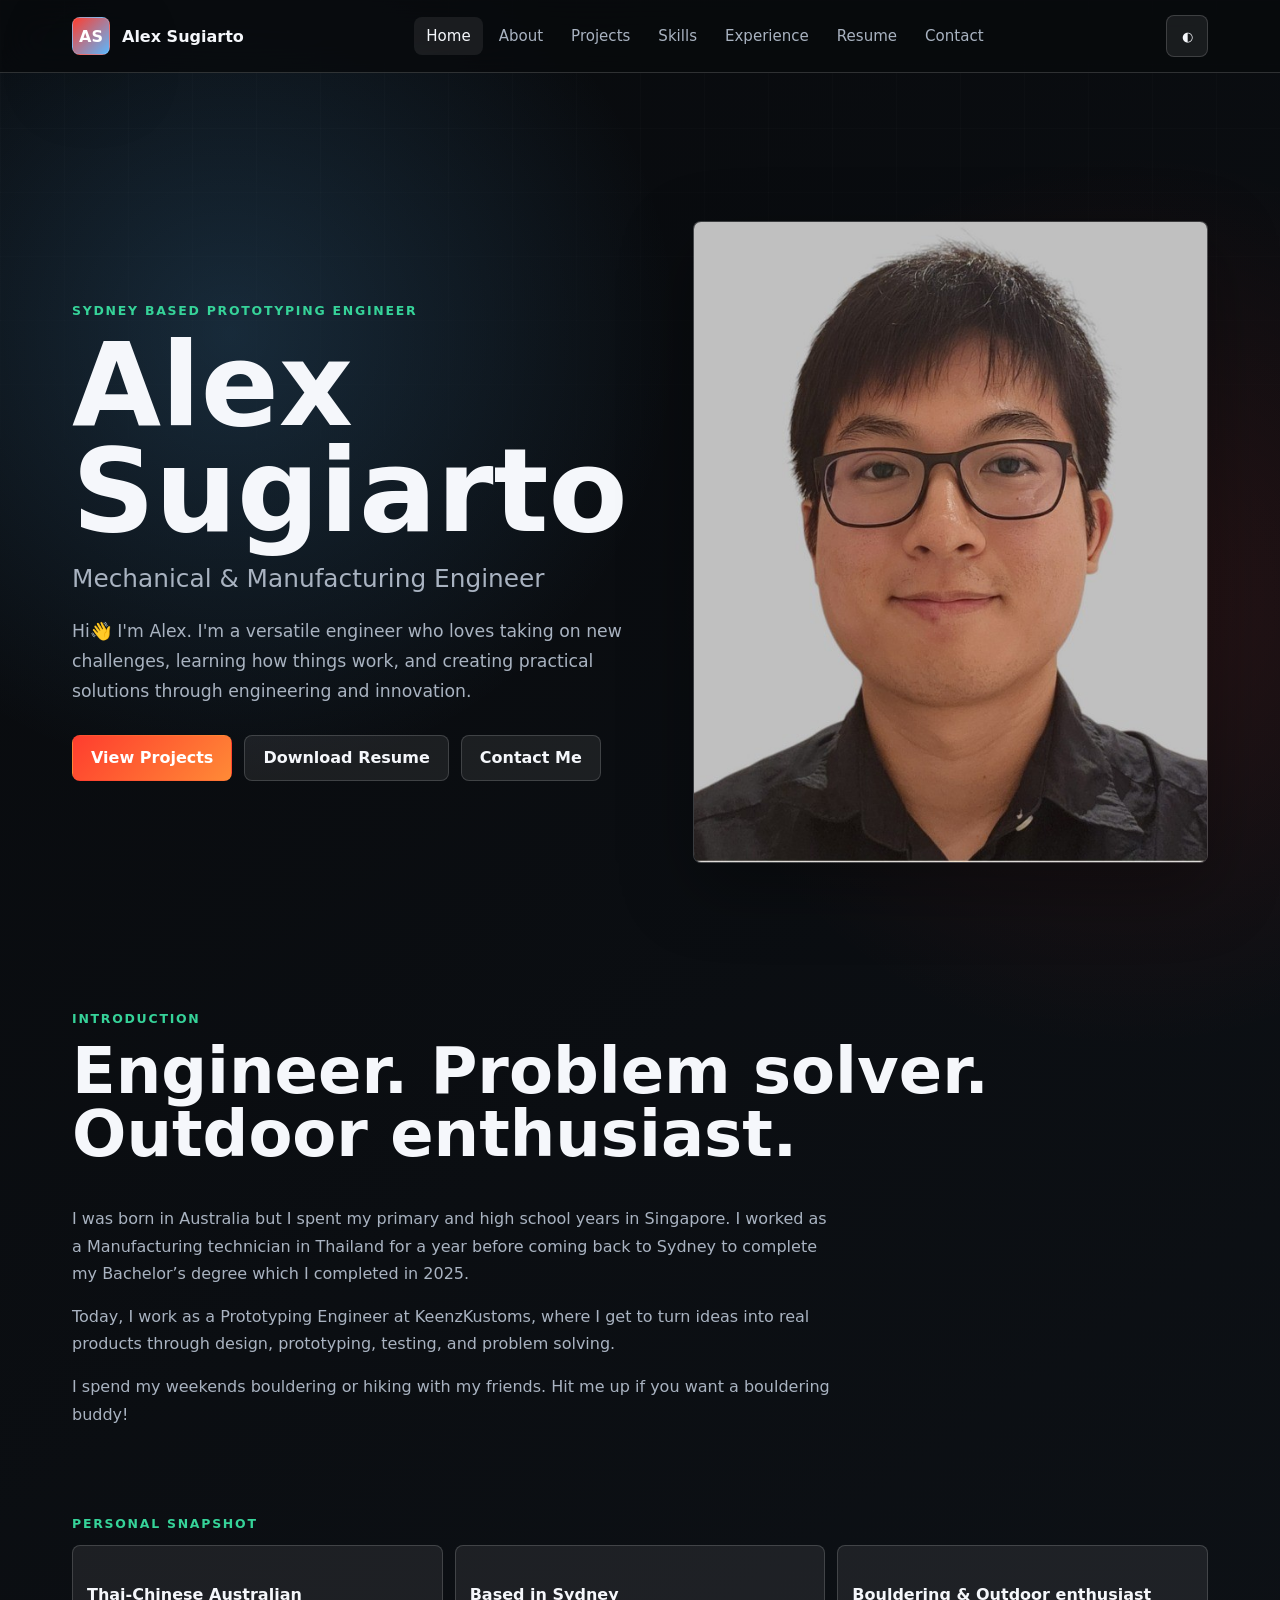
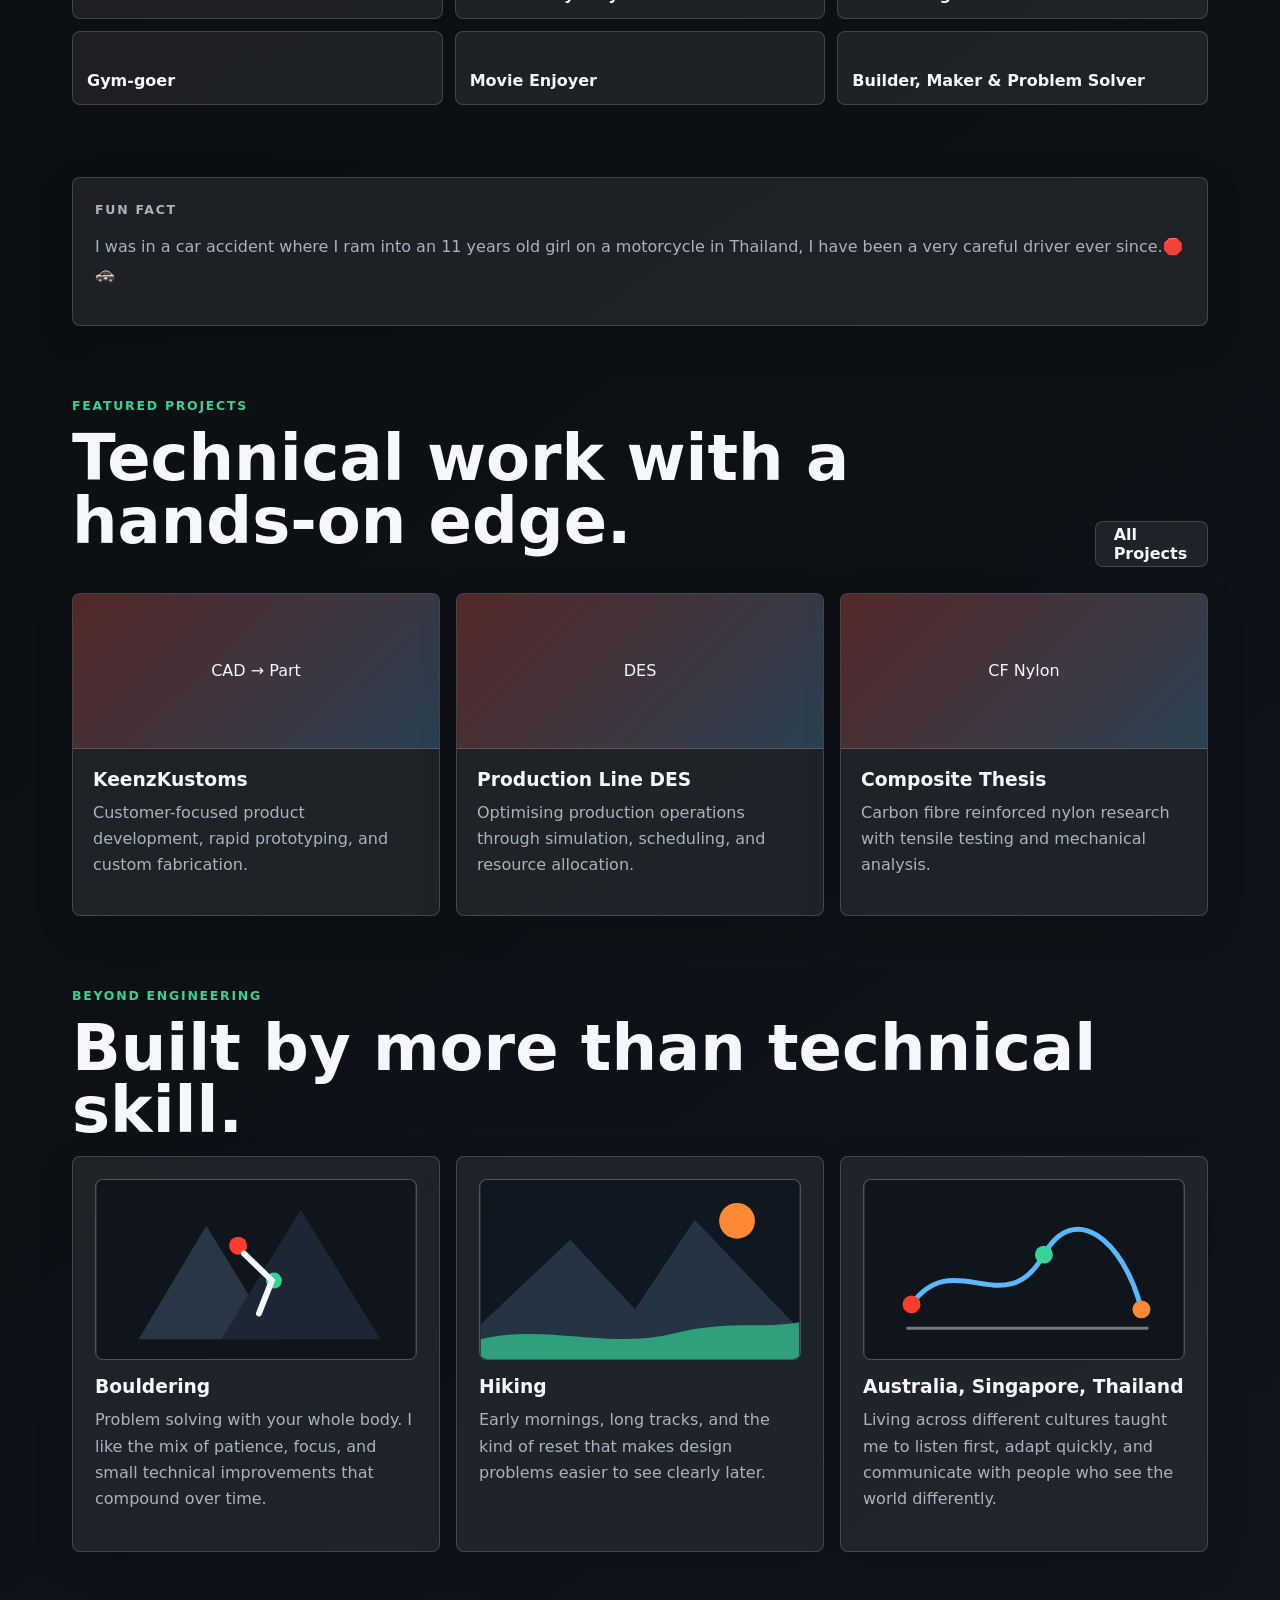
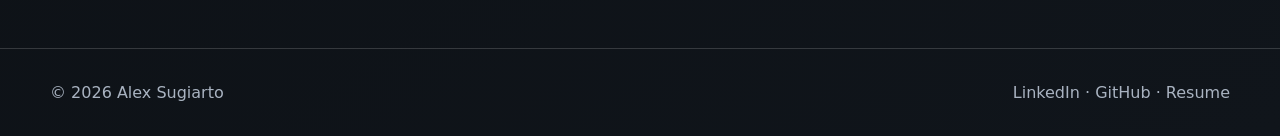
<file: index.html>
<!doctype html>
<html lang="en" data-theme="dark">
<head>
  <meta charset="utf-8">
  <meta name="viewport" content="width=device-width, initial-scale=1">
  <title>Alex Sugiarto | Mechanical & Manufacturing Engineer</title>
  <meta name="description" content="Mechanical and manufacturing engineering portfolio of Alex Sugiarto, prototyping engineer based in Sydney.">
  <link rel="manifest" href="assets/site.webmanifest">
  <link rel="stylesheet" href="assets/styles.css">
</head>
<body>
  <header class="site-header">
    <nav class="nav" aria-label="Main navigation">
      <a class="brand" href="index.html"><span class="brand-mark">AS</span><span>Alex Sugiarto</span></a>
      <div class="nav-links">
        <a class="active" href="index.html">Home</a>
        <a href="about.html">About</a>
        <a href="projects/index.html">Projects</a>
        <a href="skills.html">Skills</a>
        <a href="experience.html">Experience</a>
        <a href="resume.html">Resume</a>
        <a href="contact.html">Contact</a>
      </div>
      <div class="nav-actions">
        <button class="icon-btn" data-theme-toggle title="Toggle dark/light mode" aria-label="Toggle dark/light mode">◐</button>
        <button class="menu-btn" data-menu-toggle title="Open menu" aria-label="Open menu">☰</button>
      </div>
    </nav>
  </header>

  <main class="page">
    <section class="hero">
      <div class="reveal">
        <p class="eyebrow">Sydney based prototyping engineer</p>
        <h1>Alex Sugiarto</h1>
        <p class="title-line">Mechanical &amp; Manufacturing Engineer</p>
        <p class="lead">Hi👋 I'm Alex. I'm a versatile engineer who loves taking on new challenges, learning how things work, and creating practical solutions through engineering and innovation.</p>
        <div class="hero-actions">
          <a class="btn primary" href="projects/index.html">View Projects</a>
          <a class="btn" href="assets/Alex_Sugiarto_Resume.pdf" download>Download Resume</a>
          <a class="btn" href="contact.html">Contact Me</a>
        </div>
      </div>

      <div class="visual-stage reveal">
        <div class="portrait-card">
          <img src="assets/linkedin-profile-photo.jpeg" alt="Alex Sugiarto professional portrait placeholder">
        </div>
      </div>
    </section>

    <section class="section reveal">
      <div class="section-head">
        <div>
          <p class="eyebrow">Introduction</p>
          <h2>Engineer. Problem solver. Outdoor enthusiast.</h2>
        </div>
      </div>
      <p class="section-copy">I was born in Australia but I spent my primary and high school years in Singapore. I worked as a Manufacturing technician in Thailand for a year before coming back to Sydney to complete my Bachelor’s degree which I completed in  2025.</p>
      <p class="section-copy">Today, I work as a Prototyping Engineer at KeenzKustoms, where I get to turn ideas into real products through design, prototyping, testing, and problem solving.</p>
      <p class="section-copy">I spend my weekends bouldering or hiking with my friends. Hit me up if you want a bouldering buddy!</p>
    </section>

    <section class="section reveal">
      <p class="eyebrow">Personal Snapshot</p>
      <div class="snapshot">
        <span>Thai-Chinese Australian</span>
        <span>Based in Sydney</span>
        <span>Bouldering & Outdoor enthusiast</span>
        <span>Gym-goer</span>
        <span>Movie Enjoyer</span>
        <span>Builder, Maker & Problem Solver</span>
      </div>
    </section>

    <section class="section reveal">
      <div class="card">
        <p class="eyebrow">Fun Fact</p>
        <p>I was in a car accident where I ram into an 11 years old girl on a motorcycle in Thailand, I have been a very careful driver ever since.🛑🚓</p>
      </div>
    </section>

    <section class="section reveal">
      <div class="section-head">
        <div>
          <p class="eyebrow">Featured Projects</p>
          <h2>Technical work with a hands-on edge.</h2>
        </div>
        <a class="btn" href="projects/index.html">All Projects</a>
      </div>
      <div class="grid three">
        <a class="card project-card" href="projects/keenzkustoms.html"><div class="project-art">CAD → Part</div><div class="project-body"><h3>KeenzKustoms</h3><p>Customer-focused product development, rapid prototyping, and custom fabrication.</p></div></a>
        <a class="card project-card" href="projects/gate-gourmet-des.html"><div class="project-art">DES</div><div class="project-body"><h3>Production Line DES</h3><p>Optimising production operations through simulation, scheduling, and resource allocation.</p></div></a>
        <a class="card project-card" href="projects/composite-thesis.html"><div class="project-art">CF Nylon</div><div class="project-body"><h3>Composite Thesis</h3><p>Carbon fibre reinforced nylon research with tensile testing and mechanical analysis.</p></div></a>
        
      </div>
    </section>

    <section class="section reveal">
      <p class="eyebrow">Beyond Engineering</p>
      <h2>Built by more than technical skill.</h2>
      <div class="grid three">
        <article class="card"><div class="mini-art"><svg viewBox="0 0 640 360" aria-label="Bouldering visual"><rect width="640" height="360" fill="#10151b"/><path d="M84 320 L220 92 L360 320 Z" fill="#293646"/><path d="M250 320 L410 60 L570 320 Z" fill="#1c2733"/><circle cx="284" cy="132" r="18" fill="#ff3d2e"/><circle cx="356" cy="202" r="16" fill="#36d399"/><path d="M296 148 L352 202 L326 268" stroke="#f5f7fb" stroke-width="12" fill="none" stroke-linecap="round"/></svg></div><h3>Bouldering</h3><p>Problem solving with your whole body. I like the mix of patience, focus, and small technical improvements that compound over time.</p></article>
        <article class="card"><div class="mini-art"><svg viewBox="0 0 640 360" aria-label="Hiking visual"><rect width="640" height="360" fill="#0f1720"/><path d="M0 290 L180 120 L310 260 L430 80 L640 300 L640 360 L0 360 Z" fill="#243443"/><path d="M0 320 C130 288 260 342 390 308 C500 280 570 300 640 286 L640 360 L0 360 Z" fill="#36d399" opacity=".68"/><circle cx="515" cy="82" r="36" fill="#ff8a36"/></svg></div><h3>Hiking</h3><p>Early mornings, long tracks, and the kind of reset that makes design problems easier to see clearly later.</p></article>
        <article class="card"><div class="mini-art"><svg viewBox="0 0 640 360" aria-label="Australia Singapore Thailand travel visual"><rect width="640" height="360" fill="#10151b"/><path d="M94 250 C180 130 282 290 360 150 C420 42 520 118 556 260" fill="none" stroke="#5ab8ff" stroke-width="10"/><circle cx="94" cy="250" r="18" fill="#ff3d2e"/><circle cx="360" cy="150" r="18" fill="#36d399"/><circle cx="556" cy="260" r="18" fill="#ff8a36"/><path d="M84 298 H570" stroke="#f5f7fb" stroke-width="6" opacity=".45"/></svg></div><h3>Australia, Singapore, Thailand</h3><p>Living across different cultures taught me to listen first, adapt quickly, and communicate with people who see the world differently.</p></article>
      </div>
    </section>
  </main>

  <footer class="footer">
    <div class="footer-inner">
      <span>© 2026 Alex Sugiarto</span>
      <span><a href="https://linkedin.com/in/alexsugiarto">LinkedIn</a> · <a href="https://github.com/alexsugiarto">GitHub</a> · <a href="assets/Alex_Sugiarto_Resume.pdf">Resume</a></span>
    </div>
  </footer>
  <script src="assets/main.js"></script>
</body>
</html>
</file>
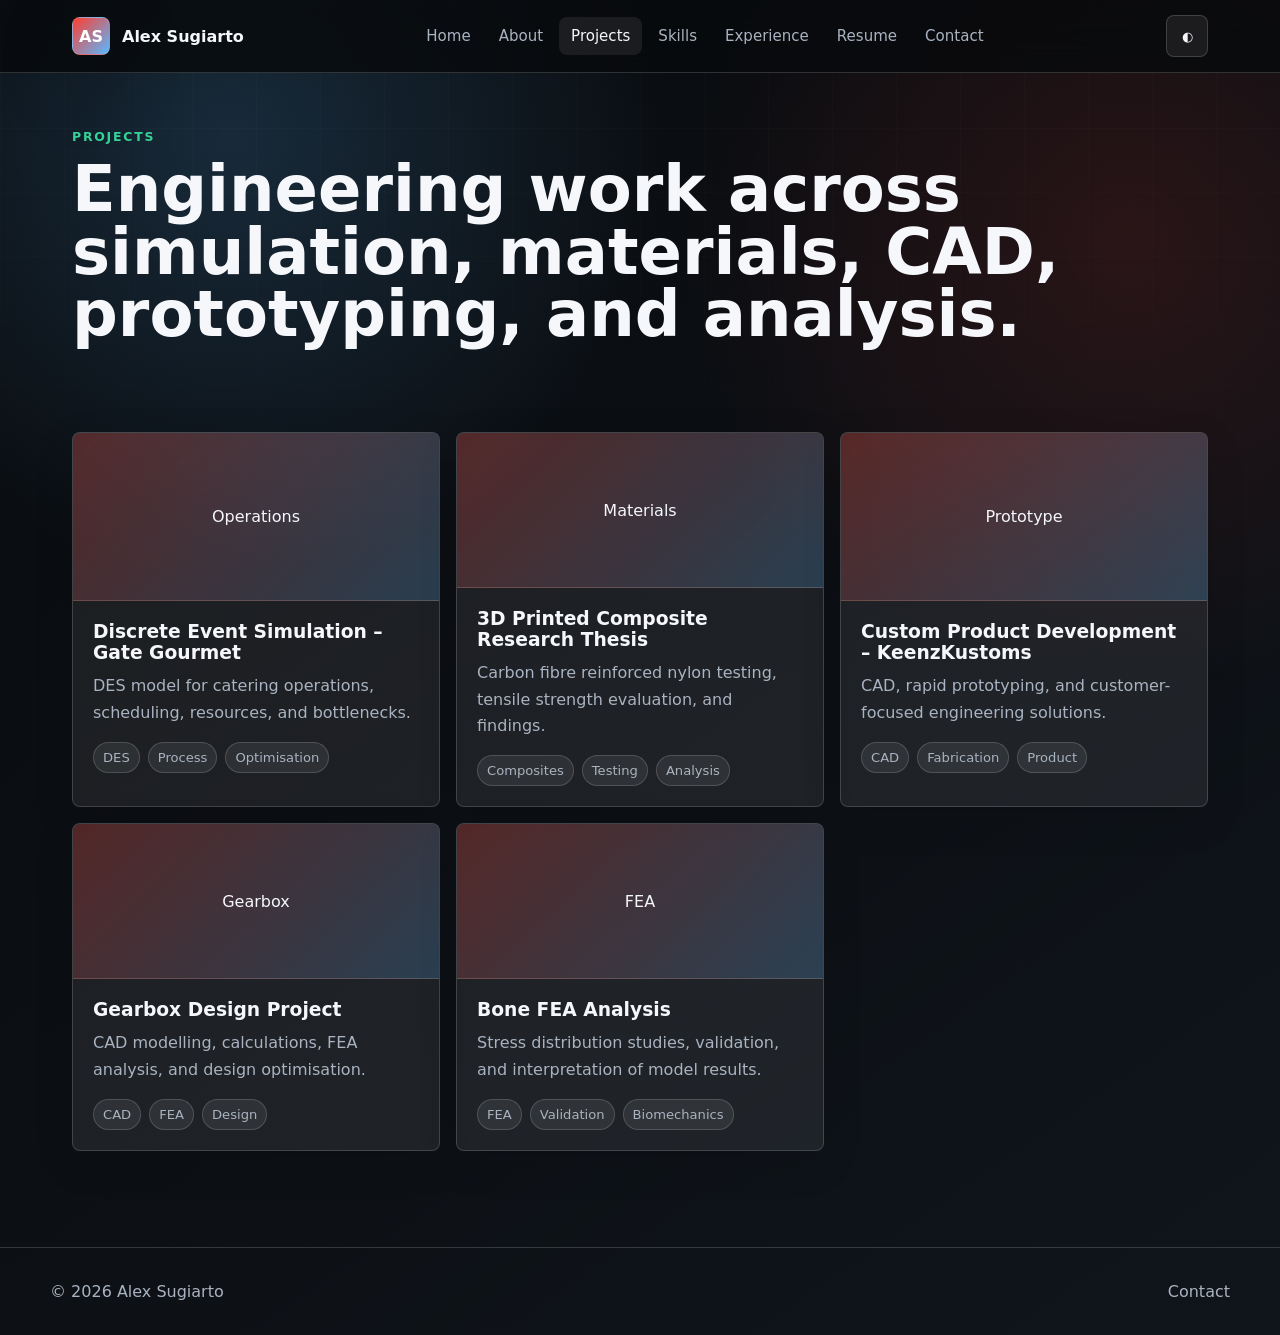
<file: projects/index.html>
<!doctype html>
<html lang="en" data-theme="dark">
<head><meta charset="utf-8"><meta name="viewport" content="width=device-width, initial-scale=1"><title>Projects | Alex Sugiarto</title><link rel="stylesheet" href="../assets/styles.css"></head>
<body>
  <header class="site-header"><nav class="nav"><a class="brand" href="../index.html"><span class="brand-mark">AS</span><span>Alex Sugiarto</span></a><div class="nav-links"><a href="../index.html">Home</a><a href="../about.html">About</a><a class="active" href="index.html">Projects</a><a href="../skills.html">Skills</a><a href="../experience.html">Experience</a><a href="../resume.html">Resume</a><a href="../contact.html">Contact</a></div><div class="nav-actions"><button class="icon-btn" data-theme-toggle aria-label="Toggle theme">◐</button><button class="menu-btn" data-menu-toggle aria-label="Open menu">☰</button></div></nav></header>
  <main class="page">
    <p class="eyebrow reveal">Projects</p><h1 class="page-title reveal">Engineering work across simulation, materials, CAD, prototyping, and analysis.</h1>
    <section class="section reveal grid three">
      <a class="card project-card" href="gate-gourmet-des.html"><div class="project-art">Operations</div><div class="project-body"><h3>Discrete Event Simulation – Gate Gourmet</h3><p>DES model for catering operations, scheduling, resources, and bottlenecks.</p><div class="tag-list"><span class="tag">DES</span><span class="tag">Process</span><span class="tag">Optimisation</span></div></div></a>
      <a class="card project-card" href="composite-thesis.html"><div class="project-art">Materials</div><div class="project-body"><h3>3D Printed Composite Research Thesis</h3><p>Carbon fibre reinforced nylon testing, tensile strength evaluation, and findings.</p><div class="tag-list"><span class="tag">Composites</span><span class="tag">Testing</span><span class="tag">Analysis</span></div></div></a>
      <a class="card project-card" href="keenzkustoms.html"><div class="project-art">Prototype</div><div class="project-body"><h3>Custom Product Development – KeenzKustoms</h3><p>CAD, rapid prototyping, and customer-focused engineering solutions.</p><div class="tag-list"><span class="tag">CAD</span><span class="tag">Fabrication</span><span class="tag">Product</span></div></div></a>
      <a class="card project-card" href="gearbox-design.html"><div class="project-art">Gearbox</div><div class="project-body"><h3>Gearbox Design Project</h3><p>CAD modelling, calculations, FEA analysis, and design optimisation.</p><div class="tag-list"><span class="tag">CAD</span><span class="tag">FEA</span><span class="tag">Design</span></div></div></a>
      <a class="card project-card" href="bone-fea.html"><div class="project-art">FEA</div><div class="project-body"><h3>Bone FEA Analysis</h3><p>Stress distribution studies, validation, and interpretation of model results.</p><div class="tag-list"><span class="tag">FEA</span><span class="tag">Validation</span><span class="tag">Biomechanics</span></div></div></a>
    </section>
  </main>
  <footer class="footer"><div class="footer-inner"><span>© 2026 Alex Sugiarto</span><span><a href="../contact.html">Contact</a></span></div></footer><script src="../assets/main.js"></script>
</body></html>
</file>
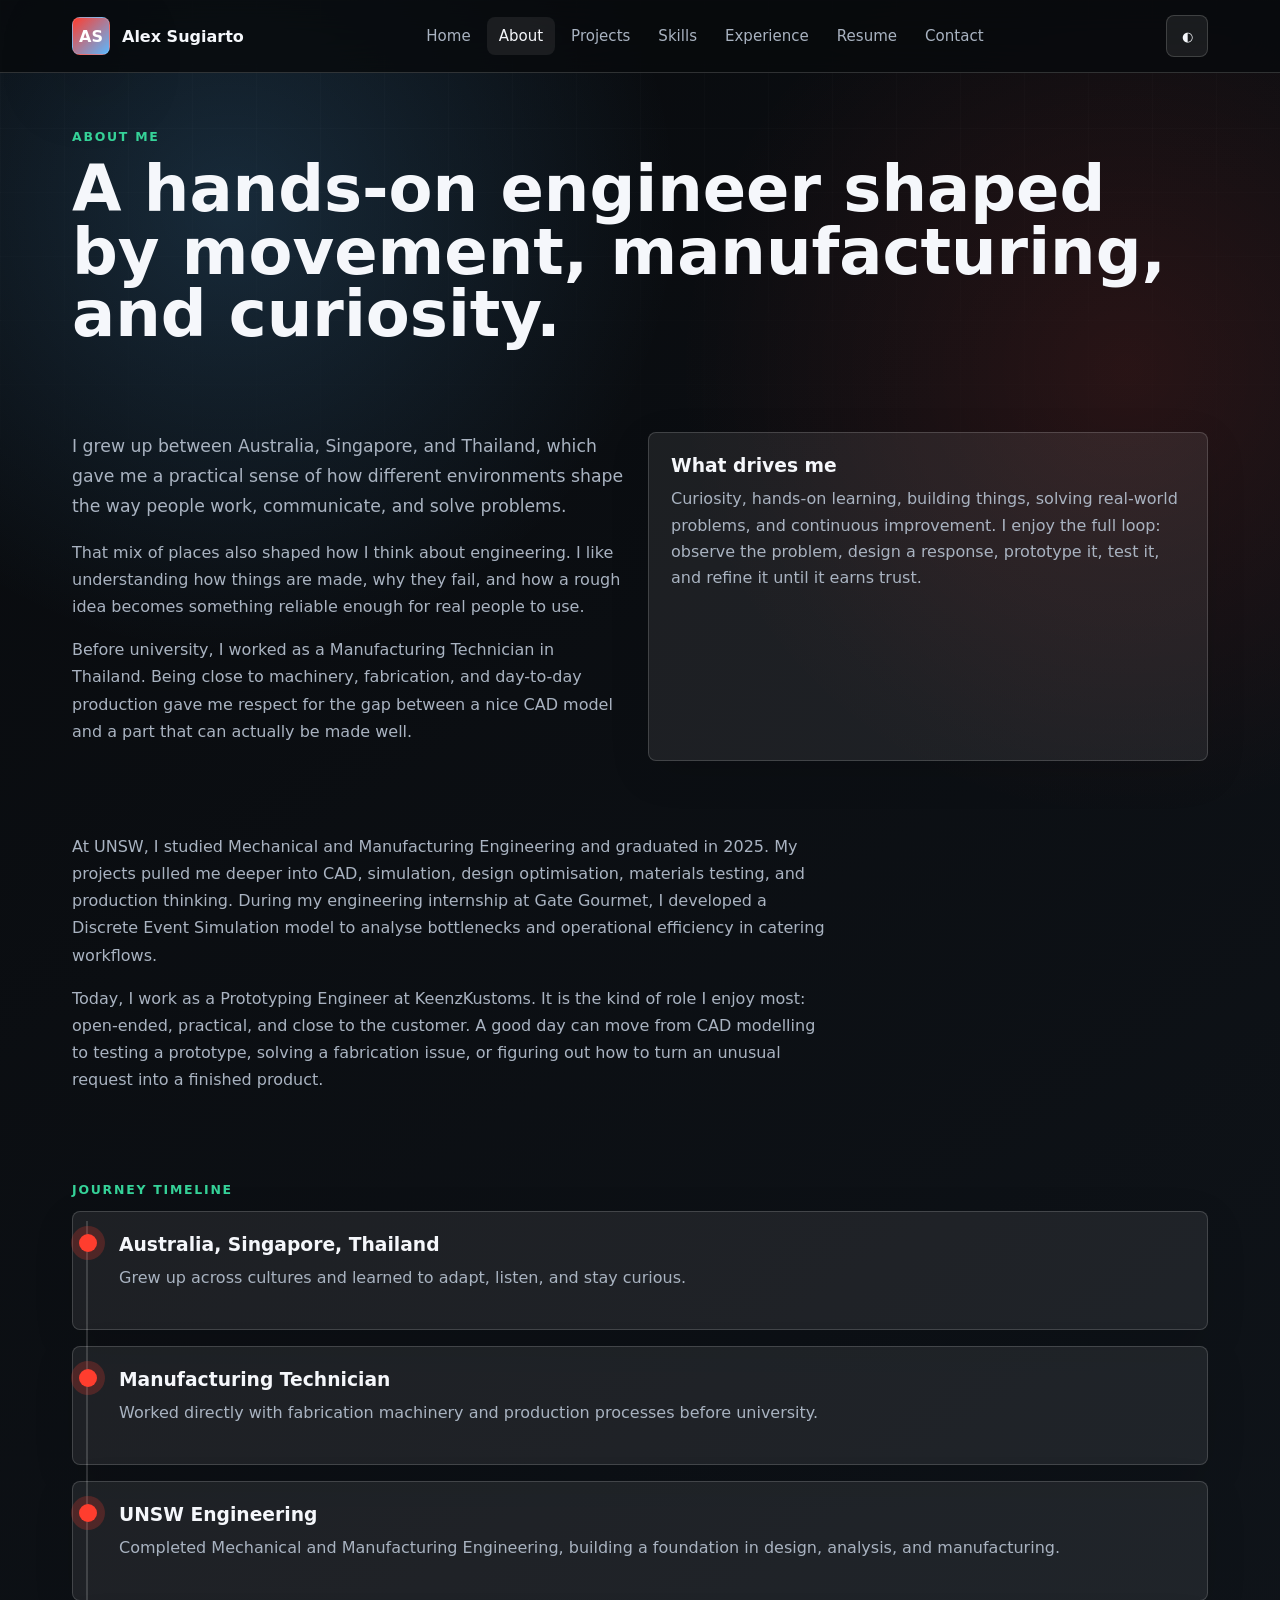
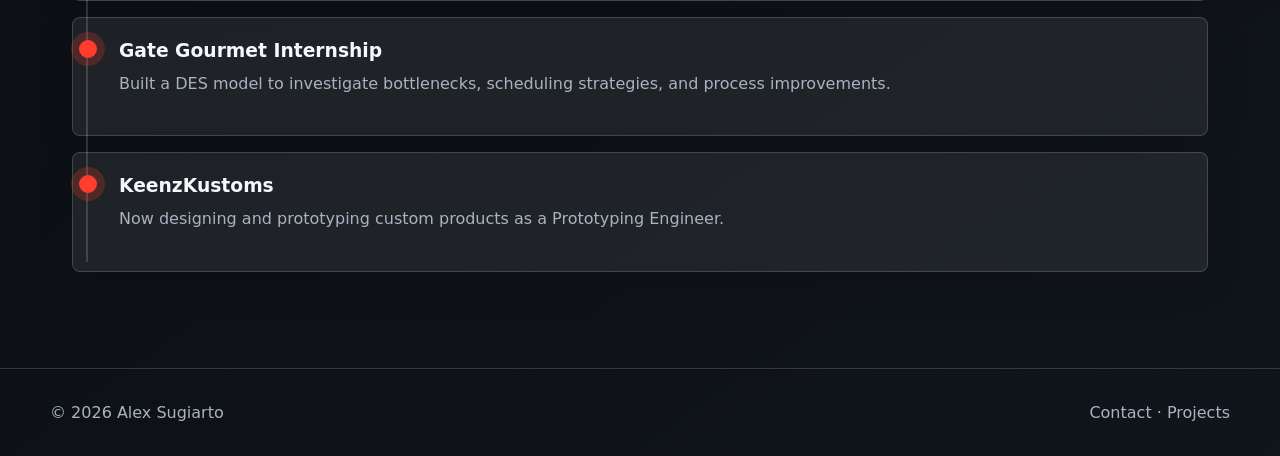
<file: about.html>
<!doctype html>
<html lang="en" data-theme="dark">
<head>
  <meta charset="utf-8"><meta name="viewport" content="width=device-width, initial-scale=1">
  <title>About | Alex Sugiarto</title>
  <link rel="stylesheet" href="assets/styles.css">
</head>
<body>
  <header class="site-header"><nav class="nav"><a class="brand" href="index.html"><span class="brand-mark">AS</span><span>Alex Sugiarto</span></a><div class="nav-links"><a href="index.html">Home</a><a class="active" href="about.html">About</a><a href="projects/index.html">Projects</a><a href="skills.html">Skills</a><a href="experience.html">Experience</a><a href="resume.html">Resume</a><a href="contact.html">Contact</a></div><div class="nav-actions"><button class="icon-btn" data-theme-toggle aria-label="Toggle theme">◐</button><button class="menu-btn" data-menu-toggle aria-label="Open menu">☰</button></div></nav></header>
  <main class="page">
    <p class="eyebrow reveal">About Me</p>
    <h1 class="page-title reveal">A hands-on engineer shaped by movement, manufacturing, and curiosity.</h1>
    <section class="grid two section reveal">
      <div>
        <p class="lead">I grew up between Australia, Singapore, and Thailand, which gave me a practical sense of how different environments shape the way people work, communicate, and solve problems.</p>
        <p class="section-copy">That mix of places also shaped how I think about engineering. I like understanding how things are made, why they fail, and how a rough idea becomes something reliable enough for real people to use.</p>
        <p class="section-copy">Before university, I worked as a Manufacturing Technician in Thailand. Being close to machinery, fabrication, and day-to-day production gave me respect for the gap between a nice CAD model and a part that can actually be made well.</p>
      </div>
      <div class="card">
        <h3>What drives me</h3>
        <p>Curiosity, hands-on learning, building things, solving real-world problems, and continuous improvement. I enjoy the full loop: observe the problem, design a response, prototype it, test it, and refine it until it earns trust.</p>
      </div>
    </section>

    <section class="section reveal">
      <p class="section-copy">At UNSW, I studied Mechanical and Manufacturing Engineering and graduated in 2025. My projects pulled me deeper into CAD, simulation, design optimisation, materials testing, and production thinking. During my engineering internship at Gate Gourmet, I developed a Discrete Event Simulation model to analyse bottlenecks and operational efficiency in catering workflows.</p>
      <p class="section-copy">Today, I work as a Prototyping Engineer at KeenzKustoms. It is the kind of role I enjoy most: open-ended, practical, and close to the customer. A good day can move from CAD modelling to testing a prototype, solving a fabrication issue, or figuring out how to turn an unusual request into a finished product.</p>
    </section>

    <section class="section reveal">
      <p class="eyebrow">Journey Timeline</p>
      <div class="timeline">
        <article class="timeline-item card"><h3>Australia, Singapore, Thailand</h3><p>Grew up across cultures and learned to adapt, listen, and stay curious.</p></article>
        <article class="timeline-item card"><h3>Manufacturing Technician</h3><p>Worked directly with fabrication machinery and production processes before university.</p></article>
        <article class="timeline-item card"><h3>UNSW Engineering</h3><p>Completed Mechanical and Manufacturing Engineering, building a foundation in design, analysis, and manufacturing.</p></article>
        <article class="timeline-item card"><h3>Gate Gourmet Internship</h3><p>Built a DES model to investigate bottlenecks, scheduling strategies, and process improvements.</p></article>
        <article class="timeline-item card"><h3>KeenzKustoms</h3><p>Now designing and prototyping custom products as a Prototyping Engineer.</p></article>
      </div>
    </section>
  </main>
  <footer class="footer"><div class="footer-inner"><span>© 2026 Alex Sugiarto</span><span><a href="contact.html">Contact</a> · <a href="projects/index.html">Projects</a></span></div></footer>
  <script src="assets/main.js"></script>
</body>
</html>
</file>
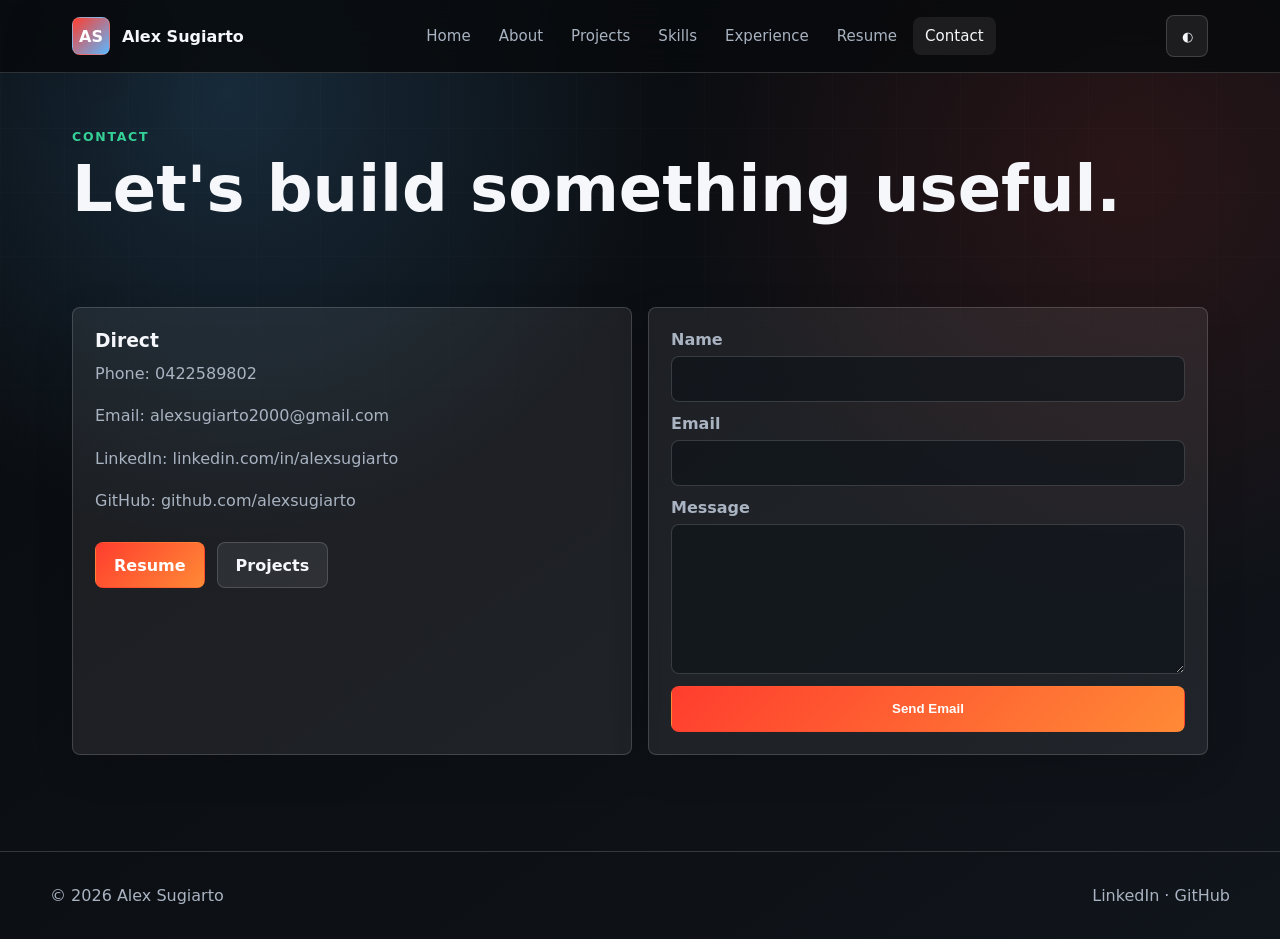
<file: contact.html>
<!doctype html>
<html lang="en" data-theme="dark">
<head><meta charset="utf-8"><meta name="viewport" content="width=device-width, initial-scale=1"><title>Contact | Alex Sugiarto</title><link rel="stylesheet" href="assets/styles.css"></head>
<body>
  <header class="site-header"><nav class="nav"><a class="brand" href="index.html"><span class="brand-mark">AS</span><span>Alex Sugiarto</span></a><div class="nav-links"><a href="index.html">Home</a><a href="about.html">About</a><a href="projects/index.html">Projects</a><a href="skills.html">Skills</a><a href="experience.html">Experience</a><a href="resume.html">Resume</a><a class="active" href="contact.html">Contact</a></div><div class="nav-actions"><button class="icon-btn" data-theme-toggle aria-label="Toggle theme">◐</button><button class="menu-btn" data-menu-toggle aria-label="Open menu">☰</button></div></nav></header>
  <main class="page">
    <p class="eyebrow reveal">Contact</p><h1 class="page-title reveal">Let's build something useful.</h1>
    <section class="grid two section reveal">
      <div class="card">
        <h3>Direct</h3>
        <p>Phone: <a href="tel:+61422589802">0422589802</a></p>
        <p>Email: <a href="mailto:alexsugiarto2000@gmail.com">alexsugiarto2000@gmail.com</a></p>
        <p>LinkedIn: <a href="https://linkedin.com/in/alexsugiarto">linkedin.com/in/alexsugiarto</a></p>
        <p>GitHub: <a href="https://github.com/alexsugiarto">github.com/alexsugiarto</a></p>
        <div class="button-row"><a class="btn primary" href="assets/Alex_Sugiarto_Resume.pdf" download>Resume</a><a class="btn" href="projects/index.html">Projects</a></div>
      </div>
      <form class="card contact-form" data-contact-form>
        <label class="field">Name<input name="name" autocomplete="name" required></label>
        <label class="field">Email<input name="email" type="email" autocomplete="email" required></label>
        <label class="field">Message<textarea name="message" required></textarea></label>
        <button class="btn primary" type="submit">Send Email</button>
      </form>
    </section>
  </main>
  <footer class="footer"><div class="footer-inner"><span>© 2026 Alex Sugiarto</span><span><a href="https://linkedin.com/in/alexsugiarto">LinkedIn</a> · <a href="https://github.com/alexsugiarto">GitHub</a></span></div></footer><script src="assets/main.js"></script>
</body></html>
</file>
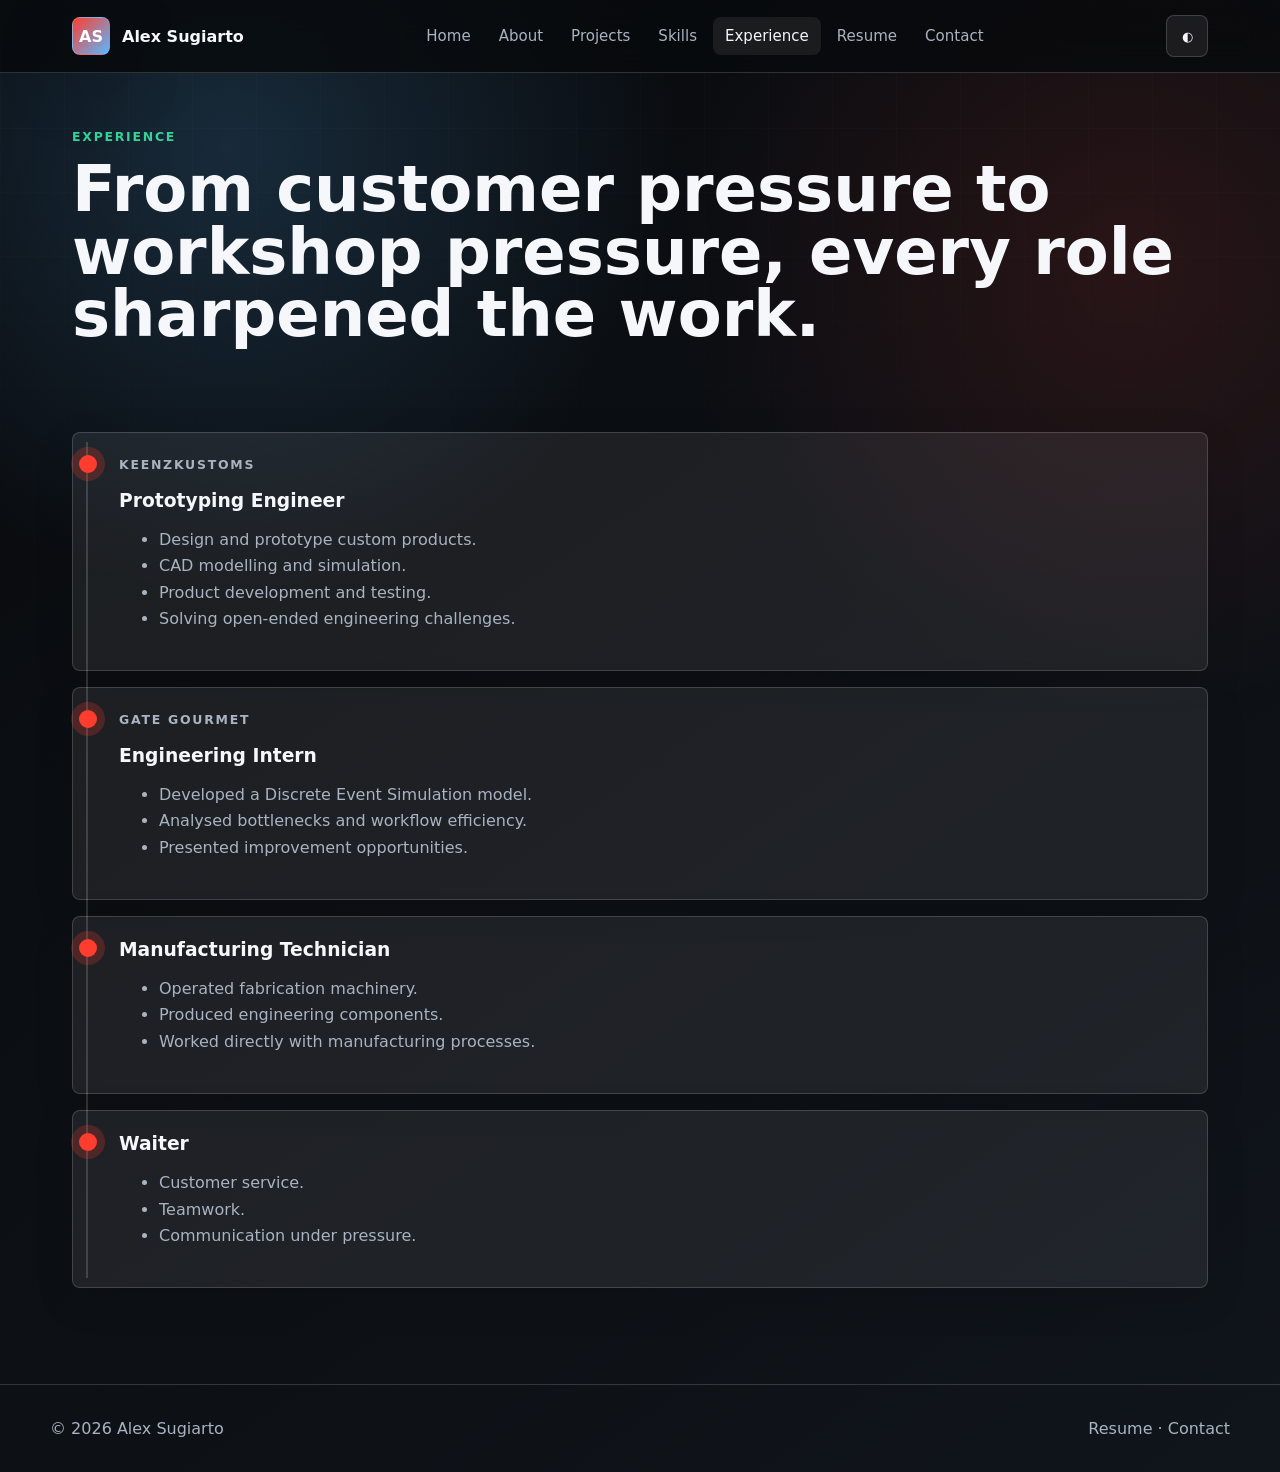
<file: experience.html>
<!doctype html>
<html lang="en" data-theme="dark">
<head><meta charset="utf-8"><meta name="viewport" content="width=device-width, initial-scale=1"><title>Experience | Alex Sugiarto</title><link rel="stylesheet" href="assets/styles.css"></head>
<body>
  <header class="site-header"><nav class="nav"><a class="brand" href="index.html"><span class="brand-mark">AS</span><span>Alex Sugiarto</span></a><div class="nav-links"><a href="index.html">Home</a><a href="about.html">About</a><a href="projects/index.html">Projects</a><a href="skills.html">Skills</a><a class="active" href="experience.html">Experience</a><a href="resume.html">Resume</a><a href="contact.html">Contact</a></div><div class="nav-actions"><button class="icon-btn" data-theme-toggle aria-label="Toggle theme">◐</button><button class="menu-btn" data-menu-toggle aria-label="Open menu">☰</button></div></nav></header>
  <main class="page">
    <p class="eyebrow reveal">Experience</p><h1 class="page-title reveal">From customer pressure to workshop pressure, every role sharpened the work.</h1>
    <section class="section reveal">
      <div class="timeline">
        <article class="timeline-item card"><p class="eyebrow">KeenzKustoms</p><h3>Prototyping Engineer</h3><ul><li>Design and prototype custom products.</li><li>CAD modelling and simulation.</li><li>Product development and testing.</li><li>Solving open-ended engineering challenges.</li></ul></article>
        <article class="timeline-item card"><p class="eyebrow">Gate Gourmet</p><h3>Engineering Intern</h3><ul><li>Developed a Discrete Event Simulation model.</li><li>Analysed bottlenecks and workflow efficiency.</li><li>Presented improvement opportunities.</li></ul></article>
        <article class="timeline-item card"><h3>Manufacturing Technician</h3><ul><li>Operated fabrication machinery.</li><li>Produced engineering components.</li><li>Worked directly with manufacturing processes.</li></ul></article>
        <article class="timeline-item card"><h3>Waiter</h3><ul><li>Customer service.</li><li>Teamwork.</li><li>Communication under pressure.</li></ul></article>
      </div>
    </section>
  </main>
  <footer class="footer"><div class="footer-inner"><span>© 2026 Alex Sugiarto</span><span><a href="resume.html">Resume</a> · <a href="contact.html">Contact</a></span></div></footer><script src="assets/main.js"></script>
</body></html>
</file>
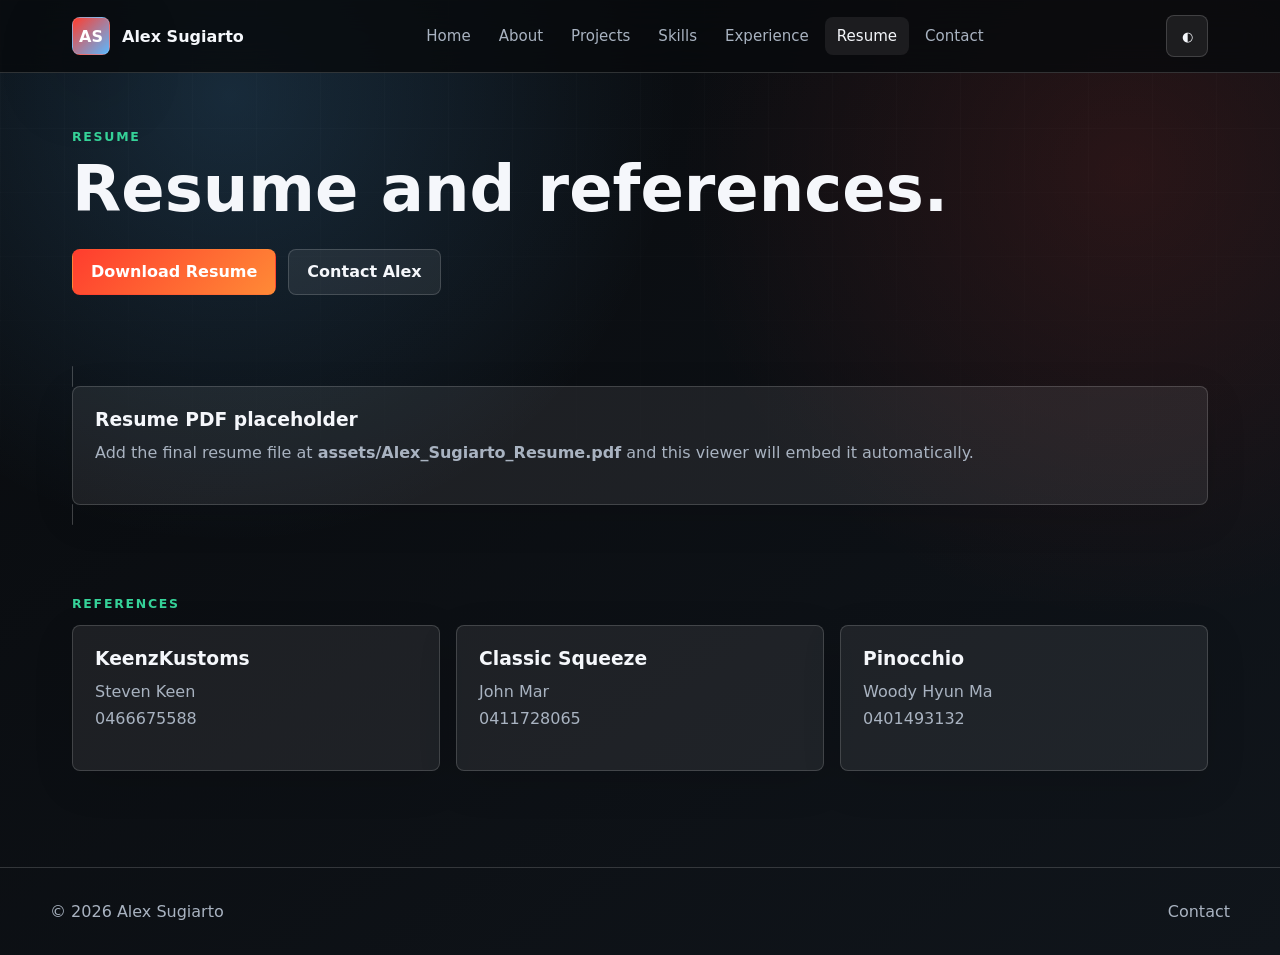
<file: resume.html>
<!doctype html>
<html lang="en" data-theme="dark">
<head><meta charset="utf-8"><meta name="viewport" content="width=device-width, initial-scale=1"><title>Resume | Alex Sugiarto</title><link rel="stylesheet" href="assets/styles.css"></head>
<body>
  <header class="site-header"><nav class="nav"><a class="brand" href="index.html"><span class="brand-mark">AS</span><span>Alex Sugiarto</span></a><div class="nav-links"><a href="index.html">Home</a><a href="about.html">About</a><a href="projects/index.html">Projects</a><a href="skills.html">Skills</a><a href="experience.html">Experience</a><a class="active" href="resume.html">Resume</a><a href="contact.html">Contact</a></div><div class="nav-actions"><button class="icon-btn" data-theme-toggle aria-label="Toggle theme">◐</button><button class="menu-btn" data-menu-toggle aria-label="Open menu">☰</button></div></nav></header>
  <main class="page">
    <p class="eyebrow reveal">Resume</p><h1 class="page-title reveal">Resume and references.</h1>
    <div class="button-row reveal"><a class="btn primary" href="assets/Alex_Sugiarto_Resume.pdf" download>Download Resume</a><a class="btn" href="contact.html">Contact Alex</a></div>
    <section class="section reveal">
      <object class="resume-frame" data="assets/Alex_Sugiarto_Resume.pdf" type="application/pdf">
        <div class="card"><h3>Resume PDF placeholder</h3><p>Add the final resume file at <strong>assets/Alex_Sugiarto_Resume.pdf</strong> and this viewer will embed it automatically.</p></div>
      </object>
    </section>
    <section class="section reveal">
      <p class="eyebrow">References</p>
      <div class="grid three">
        <article class="card"><h3>KeenzKustoms</h3><p>Steven Keen<br>0466675588</p></article>
        <article class="card"><h3>Classic Squeeze</h3><p>John Mar<br>0411728065</p></article>
        <article class="card"><h3>Pinocchio</h3><p>Woody Hyun Ma<br>0401493132</p></article>
      </div>
    </section>
  </main>
  <footer class="footer"><div class="footer-inner"><span>© 2026 Alex Sugiarto</span><span><a href="contact.html">Contact</a></span></div></footer><script src="assets/main.js"></script>
</body></html>
</file>
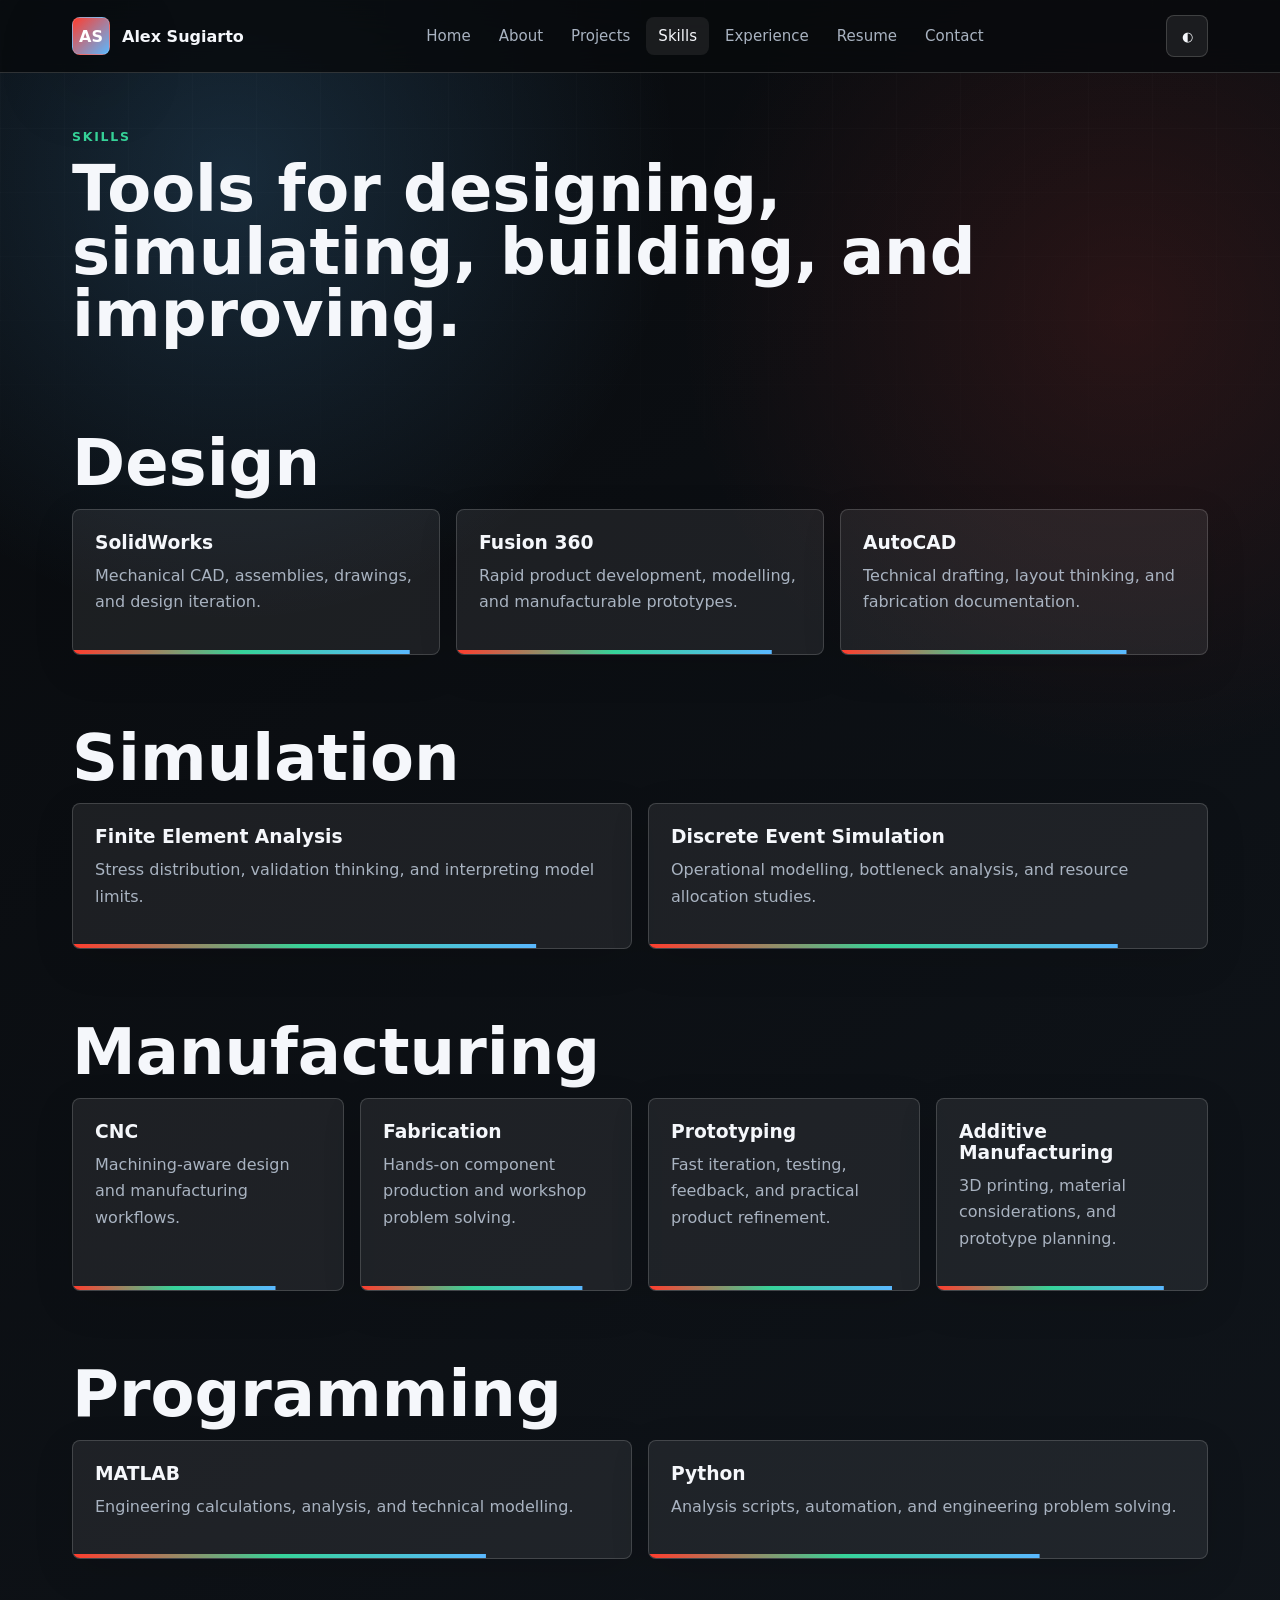
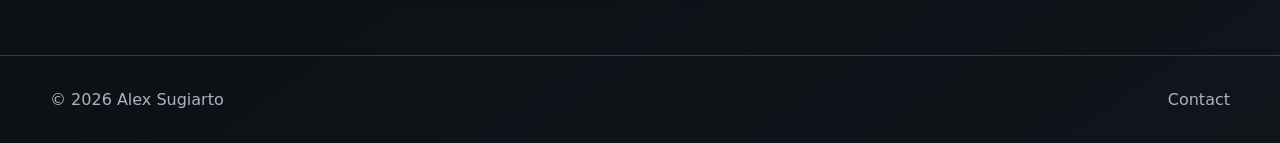
<file: skills.html>
<!doctype html>
<html lang="en" data-theme="dark">
<head><meta charset="utf-8"><meta name="viewport" content="width=device-width, initial-scale=1"><title>Skills | Alex Sugiarto</title><link rel="stylesheet" href="assets/styles.css"></head>
<body>
  <header class="site-header"><nav class="nav"><a class="brand" href="index.html"><span class="brand-mark">AS</span><span>Alex Sugiarto</span></a><div class="nav-links"><a href="index.html">Home</a><a href="about.html">About</a><a href="projects/index.html">Projects</a><a class="active" href="skills.html">Skills</a><a href="experience.html">Experience</a><a href="resume.html">Resume</a><a href="contact.html">Contact</a></div><div class="nav-actions"><button class="icon-btn" data-theme-toggle aria-label="Toggle theme">◐</button><button class="menu-btn" data-menu-toggle aria-label="Open menu">☰</button></div></nav></header>
  <main class="page">
    <p class="eyebrow reveal">Skills</p><h1 class="page-title reveal">Tools for designing, simulating, building, and improving.</h1>
    <section class="section reveal"><h2>Design</h2><div class="grid three"><article class="card skill-card" style="--level:.92"><h3>SolidWorks</h3><p>Mechanical CAD, assemblies, drawings, and design iteration.</p></article><article class="card skill-card" style="--level:.86"><h3>Fusion 360</h3><p>Rapid product development, modelling, and manufacturable prototypes.</p></article><article class="card skill-card" style="--level:.78"><h3>AutoCAD</h3><p>Technical drafting, layout thinking, and fabrication documentation.</p></article></div></section>
    <section class="section reveal"><h2>Simulation</h2><div class="grid two"><article class="card skill-card" style="--level:.83"><h3>Finite Element Analysis</h3><p>Stress distribution, validation thinking, and interpreting model limits.</p></article><article class="card skill-card" style="--level:.84"><h3>Discrete Event Simulation</h3><p>Operational modelling, bottleneck analysis, and resource allocation studies.</p></article></div></section>
    <section class="section reveal"><h2>Manufacturing</h2><div class="grid four"><article class="card skill-card" style="--level:.75"><h3>CNC</h3><p>Machining-aware design and manufacturing workflows.</p></article><article class="card skill-card" style="--level:.82"><h3>Fabrication</h3><p>Hands-on component production and workshop problem solving.</p></article><article class="card skill-card" style="--level:.9"><h3>Prototyping</h3><p>Fast iteration, testing, feedback, and practical product refinement.</p></article><article class="card skill-card" style="--level:.84"><h3>Additive Manufacturing</h3><p>3D printing, material considerations, and prototype planning.</p></article></div></section>
    <section class="section reveal"><h2>Programming</h2><div class="grid two"><article class="card skill-card" style="--level:.74"><h3>MATLAB</h3><p>Engineering calculations, analysis, and technical modelling.</p></article><article class="card skill-card" style="--level:.7"><h3>Python</h3><p>Analysis scripts, automation, and engineering problem solving.</p></article></div></section>
  </main>
  <footer class="footer"><div class="footer-inner"><span>© 2026 Alex Sugiarto</span><span><a href="contact.html">Contact</a></span></div></footer><script src="assets/main.js"></script>
</body></html>
</file>
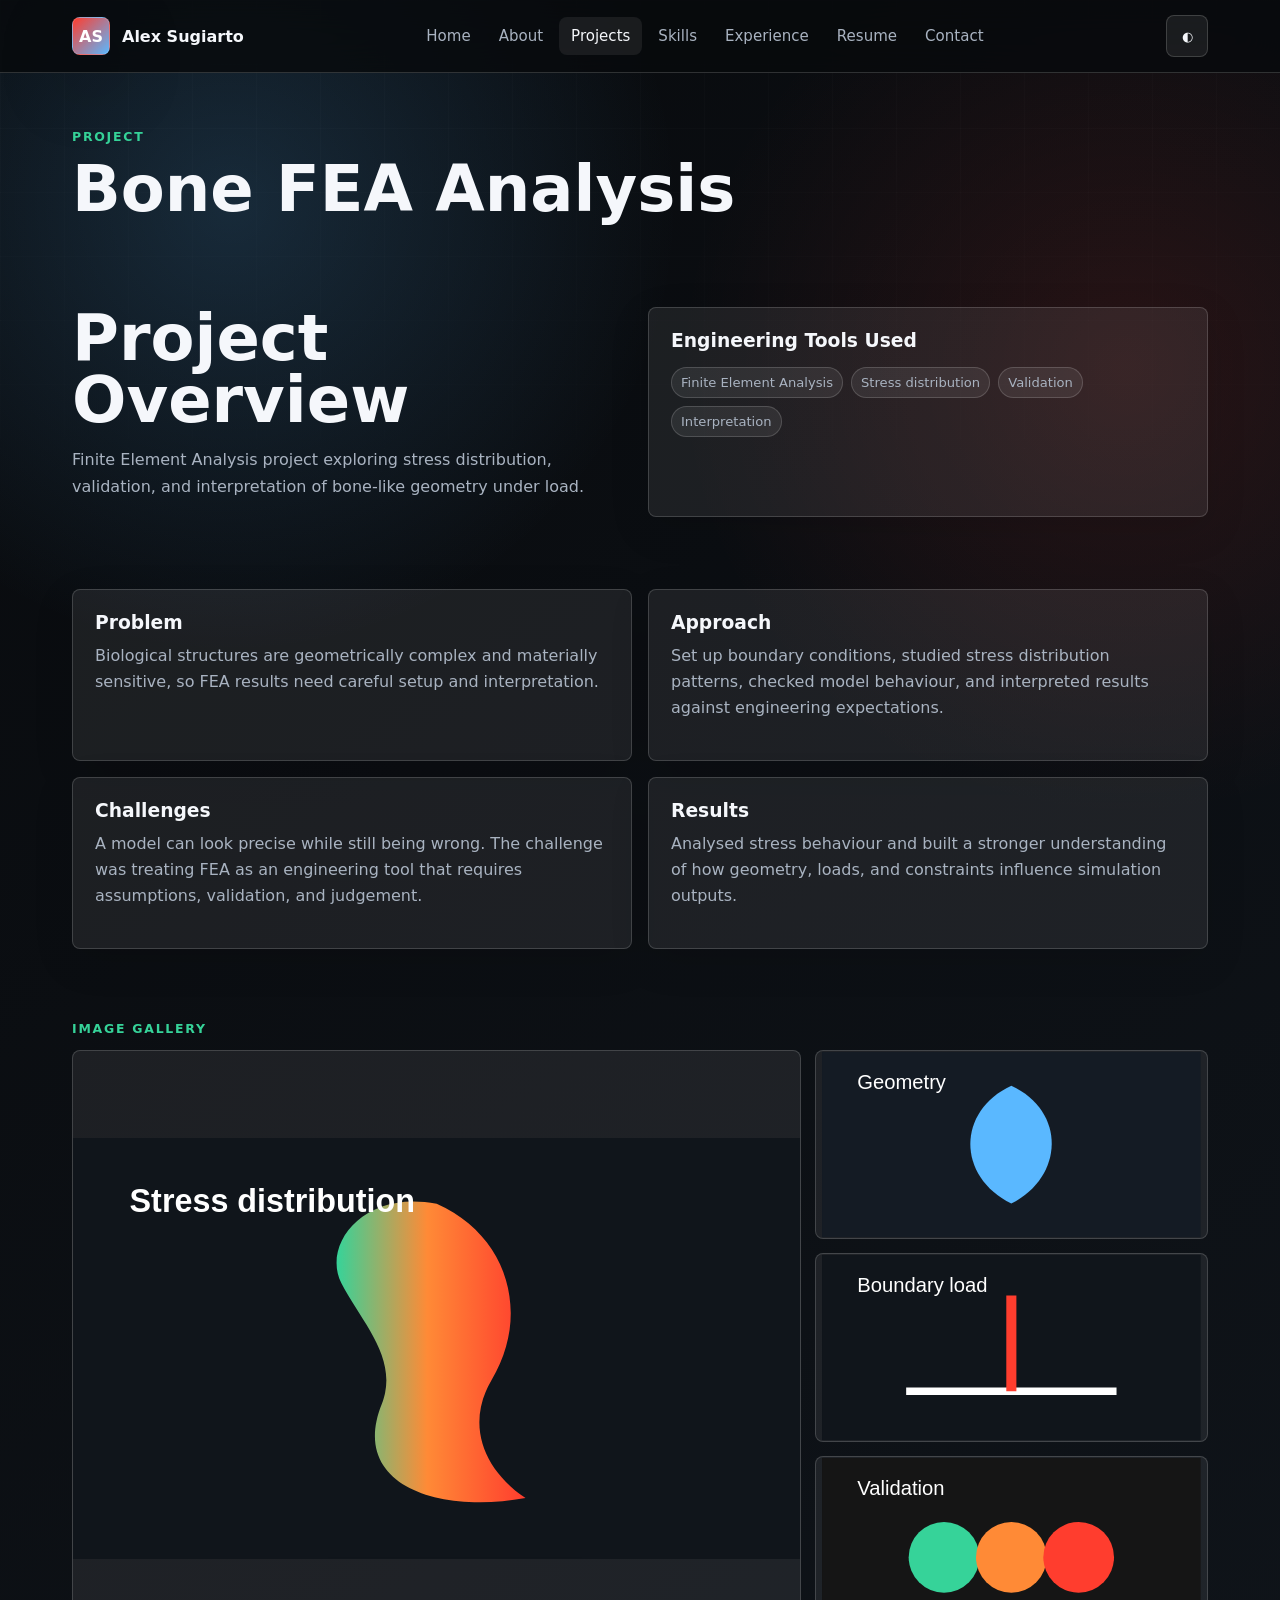
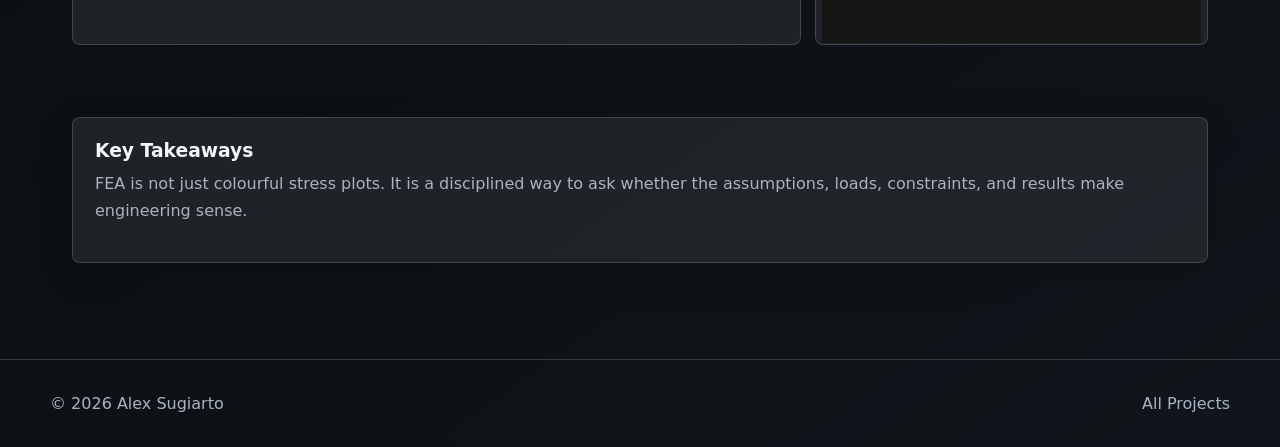
<file: projects/bone-fea.html>
<!doctype html>
<html lang="en" data-theme="dark">
<head><meta charset="utf-8"><meta name="viewport" content="width=device-width, initial-scale=1"><title>Bone FEA Analysis | Alex Sugiarto</title><link rel="stylesheet" href="../assets/styles.css"></head>
<body><header class="site-header"><nav class="nav"><a class="brand" href="../index.html"><span class="brand-mark">AS</span><span>Alex Sugiarto</span></a><div class="nav-links"><a href="../index.html">Home</a><a href="../about.html">About</a><a class="active" href="index.html">Projects</a><a href="../skills.html">Skills</a><a href="../experience.html">Experience</a><a href="../resume.html">Resume</a><a href="../contact.html">Contact</a></div><div class="nav-actions"><button class="icon-btn" data-theme-toggle aria-label="Toggle theme">◐</button><button class="menu-btn" data-menu-toggle aria-label="Open menu">☰</button></div></nav></header>
<main class="page"><p class="eyebrow reveal">Project</p><h1 class="page-title reveal">Bone FEA Analysis</h1><section class="section grid two reveal"><div><h2>Project Overview</h2><p class="section-copy">Finite Element Analysis project exploring stress distribution, validation, and interpretation of bone-like geometry under load.</p></div><div class="card"><h3>Engineering Tools Used</h3><div class="tag-list"><span class="tag">Finite Element Analysis</span><span class="tag">Stress distribution</span><span class="tag">Validation</span><span class="tag">Interpretation</span></div></div></section><section class="section grid two reveal"><article class="card"><h3>Problem</h3><p>Biological structures are geometrically complex and materially sensitive, so FEA results need careful setup and interpretation.</p></article><article class="card"><h3>Approach</h3><p>Set up boundary conditions, studied stress distribution patterns, checked model behaviour, and interpreted results against engineering expectations.</p></article><article class="card"><h3>Challenges</h3><p>A model can look precise while still being wrong. The challenge was treating FEA as an engineering tool that requires assumptions, validation, and judgement.</p></article><article class="card"><h3>Results</h3><p>Analysed stress behaviour and built a stronger understanding of how geometry, loads, and constraints influence simulation outputs.</p></article></section><section class="section reveal" data-gallery><p class="eyebrow">Image Gallery</p><div class="gallery"><div class="gallery-main" data-gallery-main><svg viewBox="0 0 900 520"><rect width="900" height="520" fill="#10151b"/><path d="M450 82 C540 122 566 220 518 300 C486 354 507 410 560 446 C452 466 342 430 382 330 C404 274 358 230 332 180 C308 132 360 64 450 82Z" fill="url(#bone)"/><defs><linearGradient id="bone" x1="0" x2="1"><stop stop-color="#36d399"/><stop offset=".48" stop-color="#ff8a36"/><stop offset="1" stop-color="#ff3d2e"/></linearGradient></defs><text x="70" y="92" fill="#fff" font-size="40" font-family="Arial" font-weight="700">Stress distribution</text></svg></div><div class="gallery-stack"><button class="gallery-thumb" data-gallery-thumb><svg viewBox="0 0 450 220"><rect width="450" height="220" fill="#141b24"/><path d="M225 40 C290 70 288 148 225 180 C160 148 160 70 225 40Z" fill="#5ab8ff"/><text x="42" y="44" fill="#fff" font-size="24" font-family="Arial">Geometry</text></svg></button><button class="gallery-thumb" data-gallery-thumb><svg viewBox="0 0 450 220"><rect width="450" height="220" fill="#10151b"/><path d="M100 162 H350" stroke="#fff" stroke-width="9"/><path d="M225 48 V162" stroke="#ff3d2e" stroke-width="12"/><text x="42" y="44" fill="#fff" font-size="24" font-family="Arial">Boundary load</text></svg></button><button class="gallery-thumb" data-gallery-thumb><svg viewBox="0 0 450 220"><rect width="450" height="220" fill="#151515"/><circle cx="145" cy="118" r="42" fill="#36d399"/><circle cx="225" cy="118" r="42" fill="#ff8a36"/><circle cx="305" cy="118" r="42" fill="#ff3d2e"/><text x="42" y="44" fill="#fff" font-size="24" font-family="Arial">Validation</text></svg></button></div></div></section><section class="section reveal"><div class="card"><h3>Key Takeaways</h3><p>FEA is not just colourful stress plots. It is a disciplined way to ask whether the assumptions, loads, constraints, and results make engineering sense.</p></div></section></main><footer class="footer"><div class="footer-inner"><span>© 2026 Alex Sugiarto</span><span><a href="index.html">All Projects</a></span></div></footer><script src="../assets/main.js"></script></body></html>
</file>
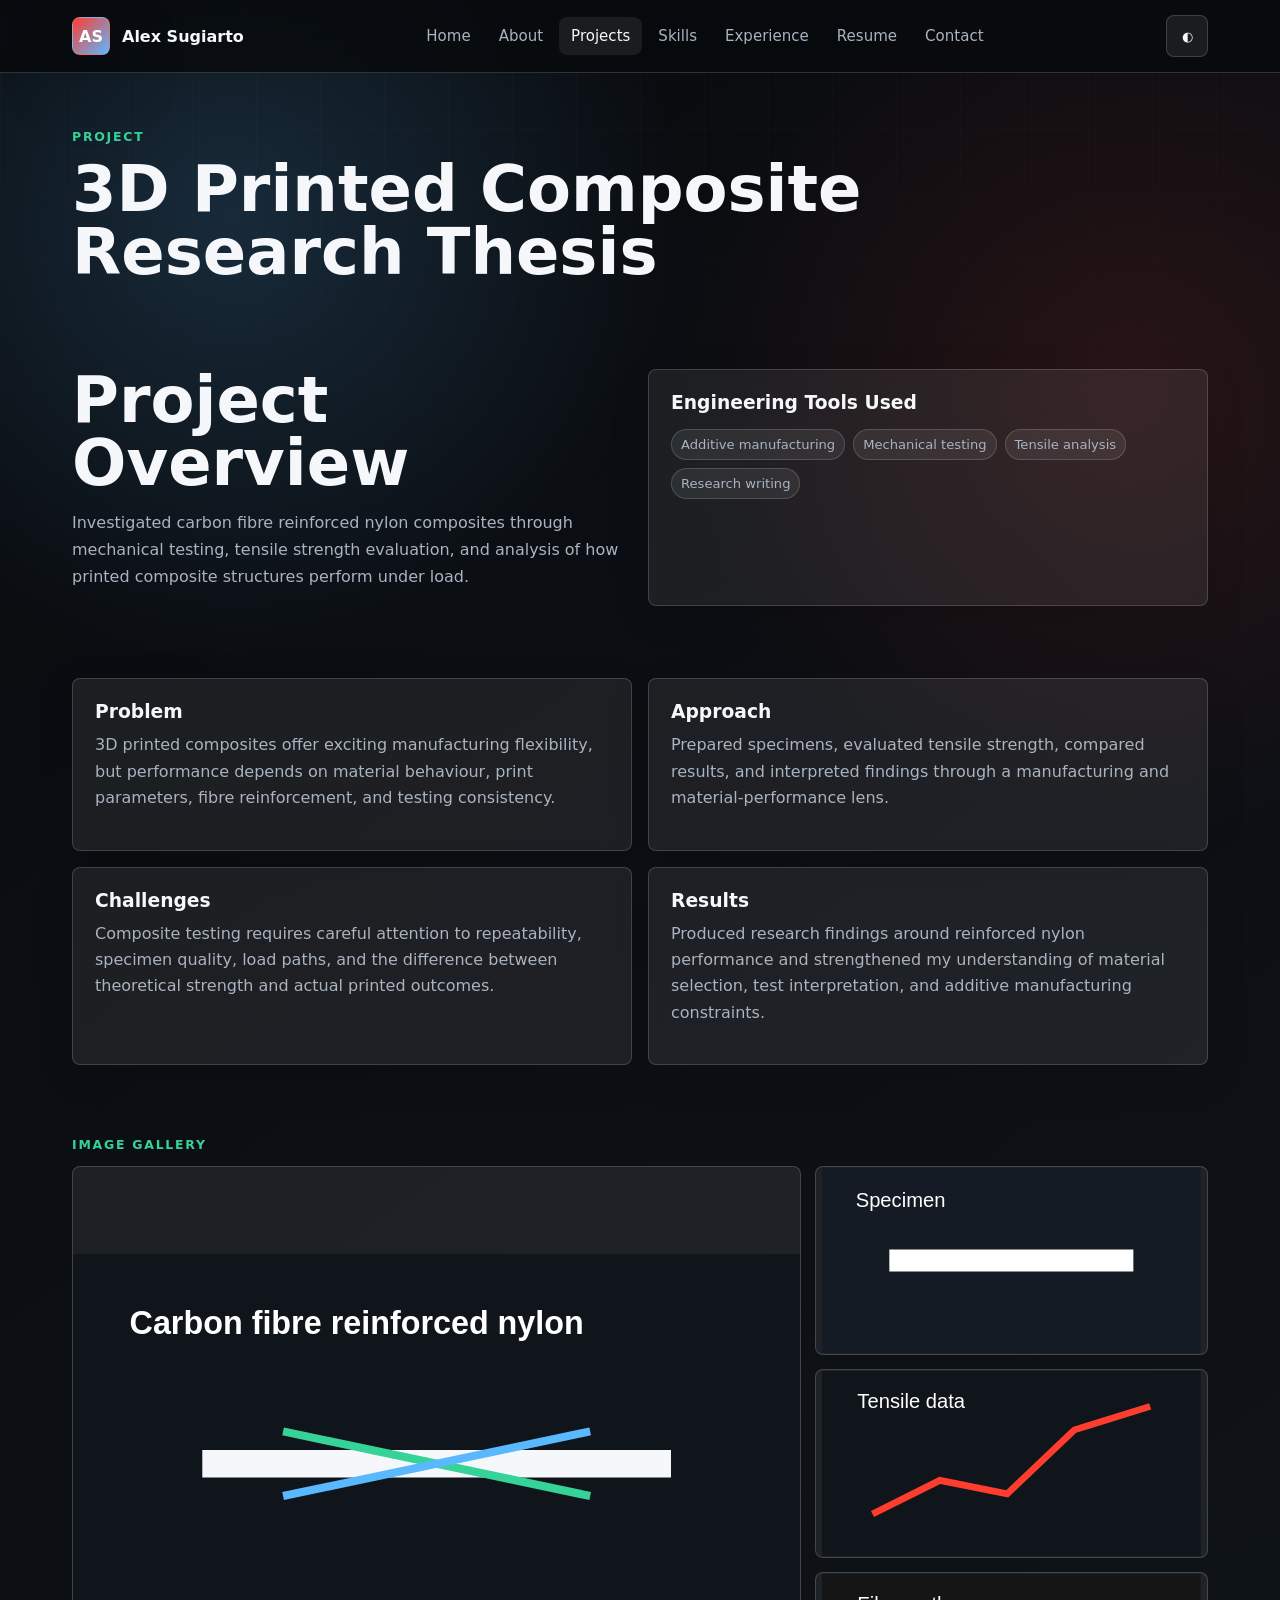
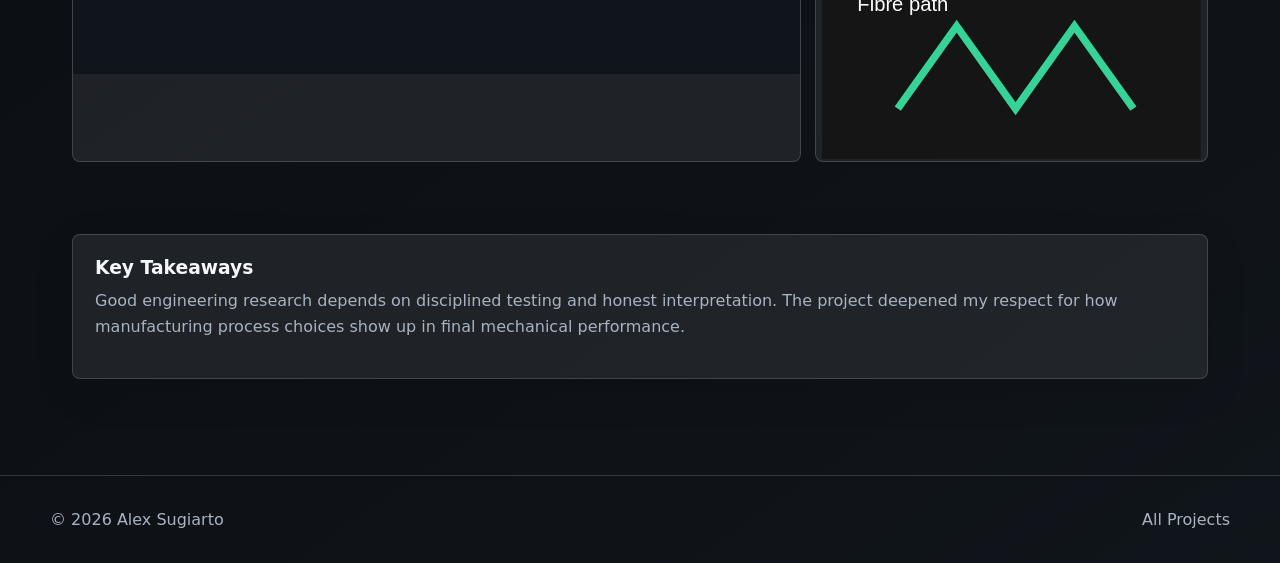
<file: projects/composite-thesis.html>
<!doctype html>
<html lang="en" data-theme="dark">
<head><meta charset="utf-8"><meta name="viewport" content="width=device-width, initial-scale=1"><title>Composite Research Thesis | Alex Sugiarto</title><link rel="stylesheet" href="../assets/styles.css"></head>
<body><header class="site-header"><nav class="nav"><a class="brand" href="../index.html"><span class="brand-mark">AS</span><span>Alex Sugiarto</span></a><div class="nav-links"><a href="../index.html">Home</a><a href="../about.html">About</a><a class="active" href="index.html">Projects</a><a href="../skills.html">Skills</a><a href="../experience.html">Experience</a><a href="../resume.html">Resume</a><a href="../contact.html">Contact</a></div><div class="nav-actions"><button class="icon-btn" data-theme-toggle aria-label="Toggle theme">◐</button><button class="menu-btn" data-menu-toggle aria-label="Open menu">☰</button></div></nav></header>
<main class="page"><p class="eyebrow reveal">Project</p><h1 class="page-title reveal">3D Printed Composite Research Thesis</h1><section class="section grid two reveal"><div><h2>Project Overview</h2><p class="section-copy">Investigated carbon fibre reinforced nylon composites through mechanical testing, tensile strength evaluation, and analysis of how printed composite structures perform under load.</p></div><div class="card"><h3>Engineering Tools Used</h3><div class="tag-list"><span class="tag">Additive manufacturing</span><span class="tag">Mechanical testing</span><span class="tag">Tensile analysis</span><span class="tag">Research writing</span></div></div></section><section class="section grid two reveal"><article class="card"><h3>Problem</h3><p>3D printed composites offer exciting manufacturing flexibility, but performance depends on material behaviour, print parameters, fibre reinforcement, and testing consistency.</p></article><article class="card"><h3>Approach</h3><p>Prepared specimens, evaluated tensile strength, compared results, and interpreted findings through a manufacturing and material-performance lens.</p></article><article class="card"><h3>Challenges</h3><p>Composite testing requires careful attention to repeatability, specimen quality, load paths, and the difference between theoretical strength and actual printed outcomes.</p></article><article class="card"><h3>Results</h3><p>Produced research findings around reinforced nylon performance and strengthened my understanding of material selection, test interpretation, and additive manufacturing constraints.</p></article></section><section class="section reveal" data-gallery><p class="eyebrow">Image Gallery</p><div class="gallery"><div class="gallery-main" data-gallery-main><svg viewBox="0 0 900 520"><rect width="900" height="520" fill="#10151b"/><path d="M160 260 H740" stroke="#f5f7fb" stroke-width="34"/><path d="M260 220 L640 300" stroke="#36d399" stroke-width="10"/><path d="M260 300 L640 220" stroke="#5ab8ff" stroke-width="10"/><text x="70" y="100" fill="#fff" font-size="40" font-family="Arial" font-weight="700">Carbon fibre reinforced nylon</text></svg></div><div class="gallery-stack"><button class="gallery-thumb" data-gallery-thumb><svg viewBox="0 0 450 220"><rect width="450" height="220" fill="#141b24"/><path d="M80 110 H370" stroke="#fff" stroke-width="26"/><text x="40" y="46" fill="#fff" font-size="24" font-family="Arial">Specimen</text></svg></button><button class="gallery-thumb" data-gallery-thumb><svg viewBox="0 0 450 220"><rect width="450" height="220" fill="#10151b"/><path d="M60 170 L140 130 L220 146 L300 70 L390 42" fill="none" stroke="#ff3d2e" stroke-width="8"/><text x="42" y="44" fill="#fff" font-size="24" font-family="Arial">Tensile data</text></svg></button><button class="gallery-thumb" data-gallery-thumb><svg viewBox="0 0 450 220"><rect width="450" height="220" fill="#151515"/><path d="M90 160 L160 62 L230 160 L300 62 L370 160" fill="none" stroke="#36d399" stroke-width="9"/><text x="42" y="44" fill="#fff" font-size="24" font-family="Arial">Fibre path</text></svg></button></div></div></section><section class="section reveal"><div class="card"><h3>Key Takeaways</h3><p>Good engineering research depends on disciplined testing and honest interpretation. The project deepened my respect for how manufacturing process choices show up in final mechanical performance.</p></div></section></main><footer class="footer"><div class="footer-inner"><span>© 2026 Alex Sugiarto</span><span><a href="index.html">All Projects</a></span></div></footer><script src="../assets/main.js"></script></body></html>
</file>
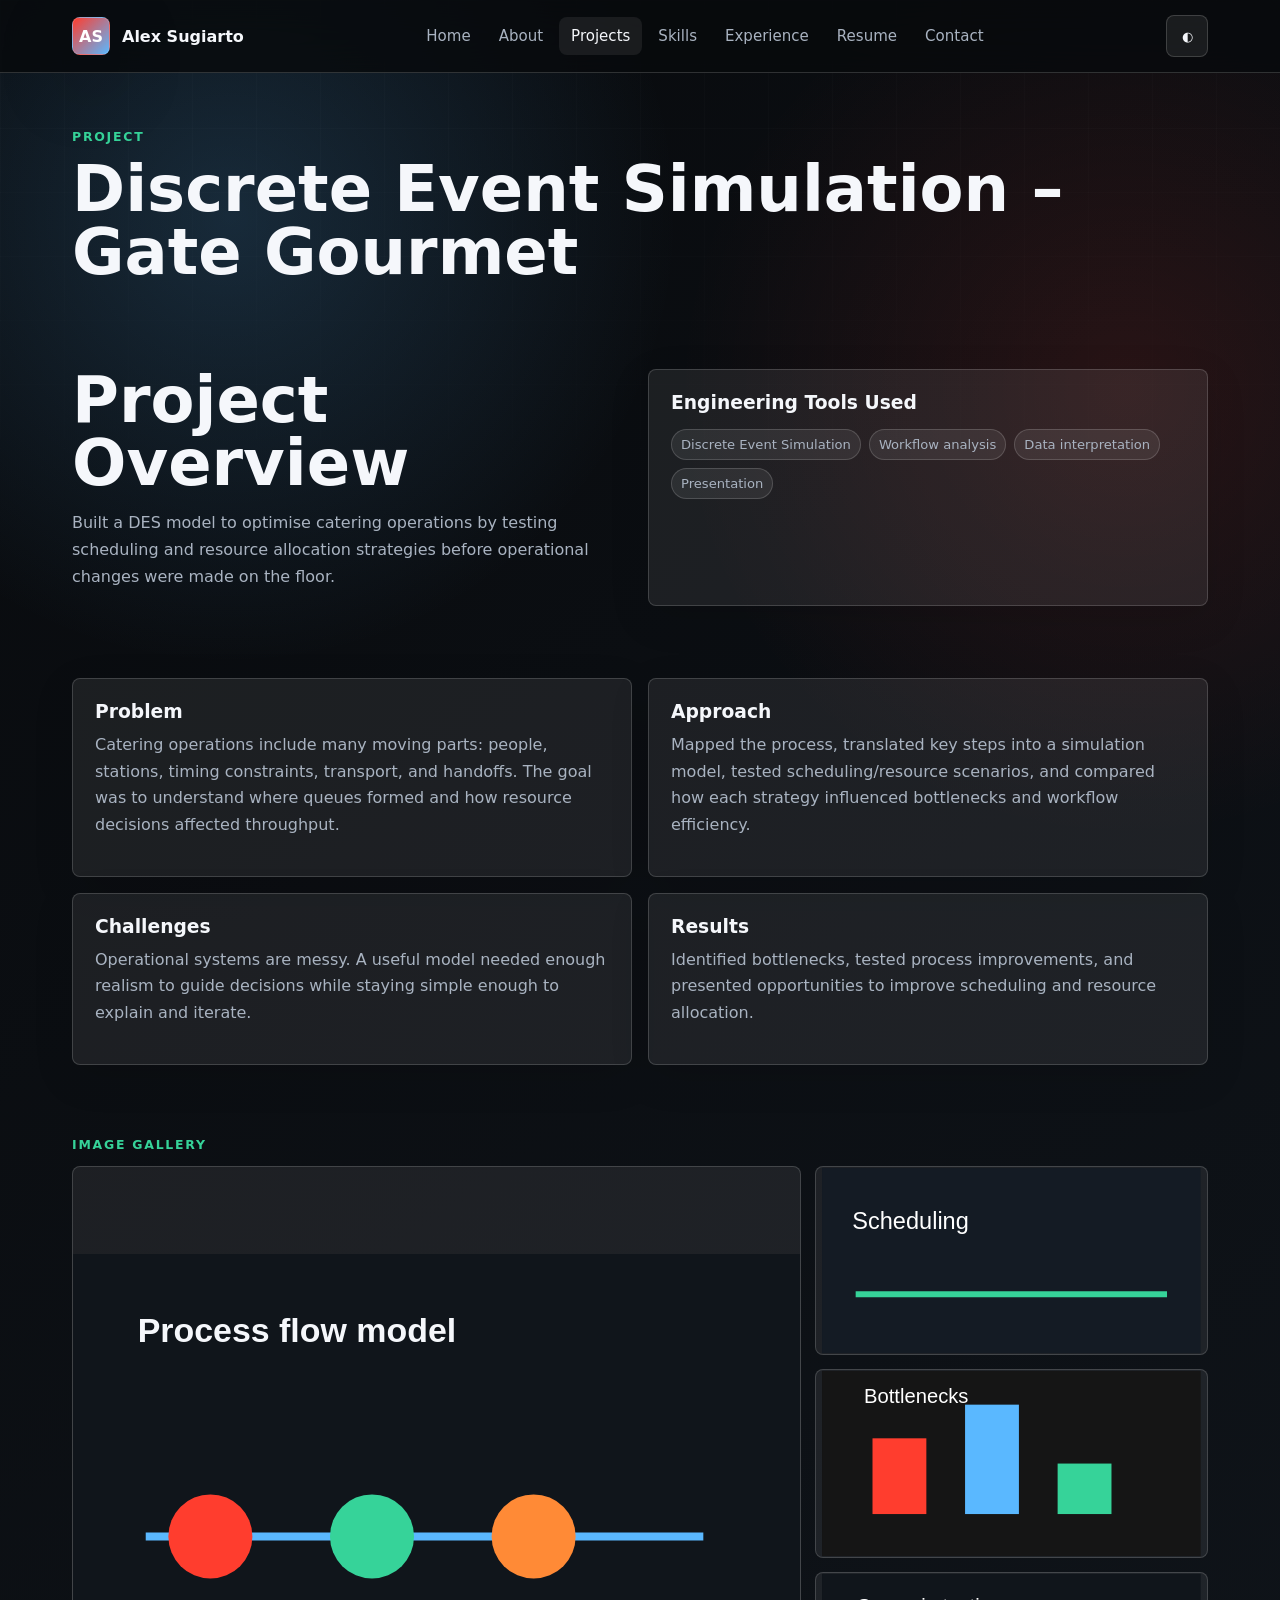
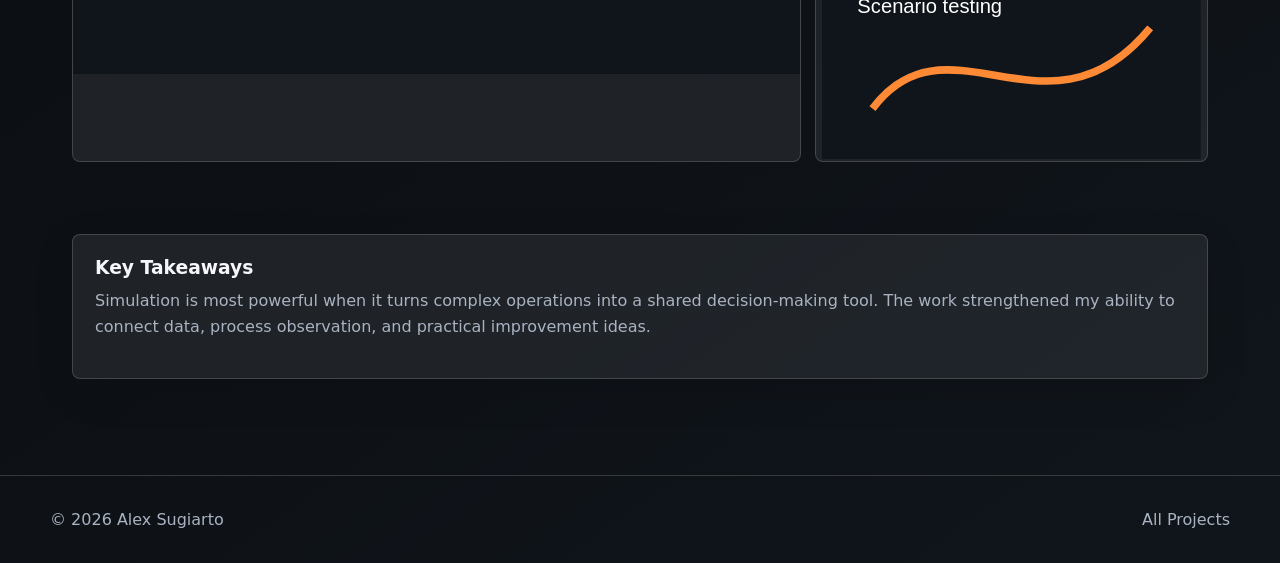
<file: projects/gate-gourmet-des.html>
<!doctype html>
<html lang="en" data-theme="dark">
<head><meta charset="utf-8"><meta name="viewport" content="width=device-width, initial-scale=1"><title>Gate Gourmet DES | Alex Sugiarto</title><link rel="stylesheet" href="../assets/styles.css"></head>
<body>
  <header class="site-header"><nav class="nav"><a class="brand" href="../index.html"><span class="brand-mark">AS</span><span>Alex Sugiarto</span></a><div class="nav-links"><a href="../index.html">Home</a><a href="../about.html">About</a><a class="active" href="index.html">Projects</a><a href="../skills.html">Skills</a><a href="../experience.html">Experience</a><a href="../resume.html">Resume</a><a href="../contact.html">Contact</a></div><div class="nav-actions"><button class="icon-btn" data-theme-toggle aria-label="Toggle theme">◐</button><button class="menu-btn" data-menu-toggle aria-label="Open menu">☰</button></div></nav></header>
  <main class="page">
    <p class="eyebrow reveal">Project</p><h1 class="page-title reveal">Discrete Event Simulation – Gate Gourmet</h1>
    <section class="section grid two reveal"><div><h2>Project Overview</h2><p class="section-copy">Built a DES model to optimise catering operations by testing scheduling and resource allocation strategies before operational changes were made on the floor.</p></div><div class="card"><h3>Engineering Tools Used</h3><div class="tag-list"><span class="tag">Discrete Event Simulation</span><span class="tag">Workflow analysis</span><span class="tag">Data interpretation</span><span class="tag">Presentation</span></div></div></section>
    <section class="section grid two reveal"><article class="card"><h3>Problem</h3><p>Catering operations include many moving parts: people, stations, timing constraints, transport, and handoffs. The goal was to understand where queues formed and how resource decisions affected throughput.</p></article><article class="card"><h3>Approach</h3><p>Mapped the process, translated key steps into a simulation model, tested scheduling/resource scenarios, and compared how each strategy influenced bottlenecks and workflow efficiency.</p></article><article class="card"><h3>Challenges</h3><p>Operational systems are messy. A useful model needed enough realism to guide decisions while staying simple enough to explain and iterate.</p></article><article class="card"><h3>Results</h3><p>Identified bottlenecks, tested process improvements, and presented opportunities to improve scheduling and resource allocation.</p></article></section>
    <section class="section reveal" data-gallery><p class="eyebrow">Image Gallery</p><div class="gallery"><div class="gallery-main" data-gallery-main><svg viewBox="0 0 900 520"><rect width="900" height="520" fill="#10151b"/><path d="M90 350 H780" stroke="#5ab8ff" stroke-width="10"/><circle cx="170" cy="350" r="52" fill="#ff3d2e"/><circle cx="370" cy="350" r="52" fill="#36d399"/><circle cx="570" cy="350" r="52" fill="#ff8a36"/><text x="80" y="110" fill="#f5f7fb" font-size="42" font-family="Arial" font-weight="700">Process flow model</text></svg></div><div class="gallery-stack"><button class="gallery-thumb" data-gallery-thumb><svg viewBox="0 0 450 220"><rect width="450" height="220" fill="#141b24"/><path d="M40 150 H410" stroke="#36d399" stroke-width="7"/><text x="36" y="72" fill="#fff" font-size="28" font-family="Arial">Scheduling</text></svg></button><button class="gallery-thumb" data-gallery-thumb><svg viewBox="0 0 450 220"><rect width="450" height="220" fill="#151515"/><rect x="60" y="80" width="64" height="90" fill="#ff3d2e"/><rect x="170" y="40" width="64" height="130" fill="#5ab8ff"/><rect x="280" y="110" width="64" height="60" fill="#36d399"/><text x="50" y="38" fill="#fff" font-size="24" font-family="Arial">Bottlenecks</text></svg></button><button class="gallery-thumb" data-gallery-thumb><svg viewBox="0 0 450 220"><rect width="450" height="220" fill="#10151b"/><path d="M60 160 C150 40 270 210 390 64" fill="none" stroke="#ff8a36" stroke-width="9"/><text x="42" y="46" fill="#fff" font-size="24" font-family="Arial">Scenario testing</text></svg></button></div></div></section>
    <section class="section reveal"><div class="card"><h3>Key Takeaways</h3><p>Simulation is most powerful when it turns complex operations into a shared decision-making tool. The work strengthened my ability to connect data, process observation, and practical improvement ideas.</p></div></section>
  </main><footer class="footer"><div class="footer-inner"><span>© 2026 Alex Sugiarto</span><span><a href="index.html">All Projects</a></span></div></footer><script src="../assets/main.js"></script>
</body></html>
</file>
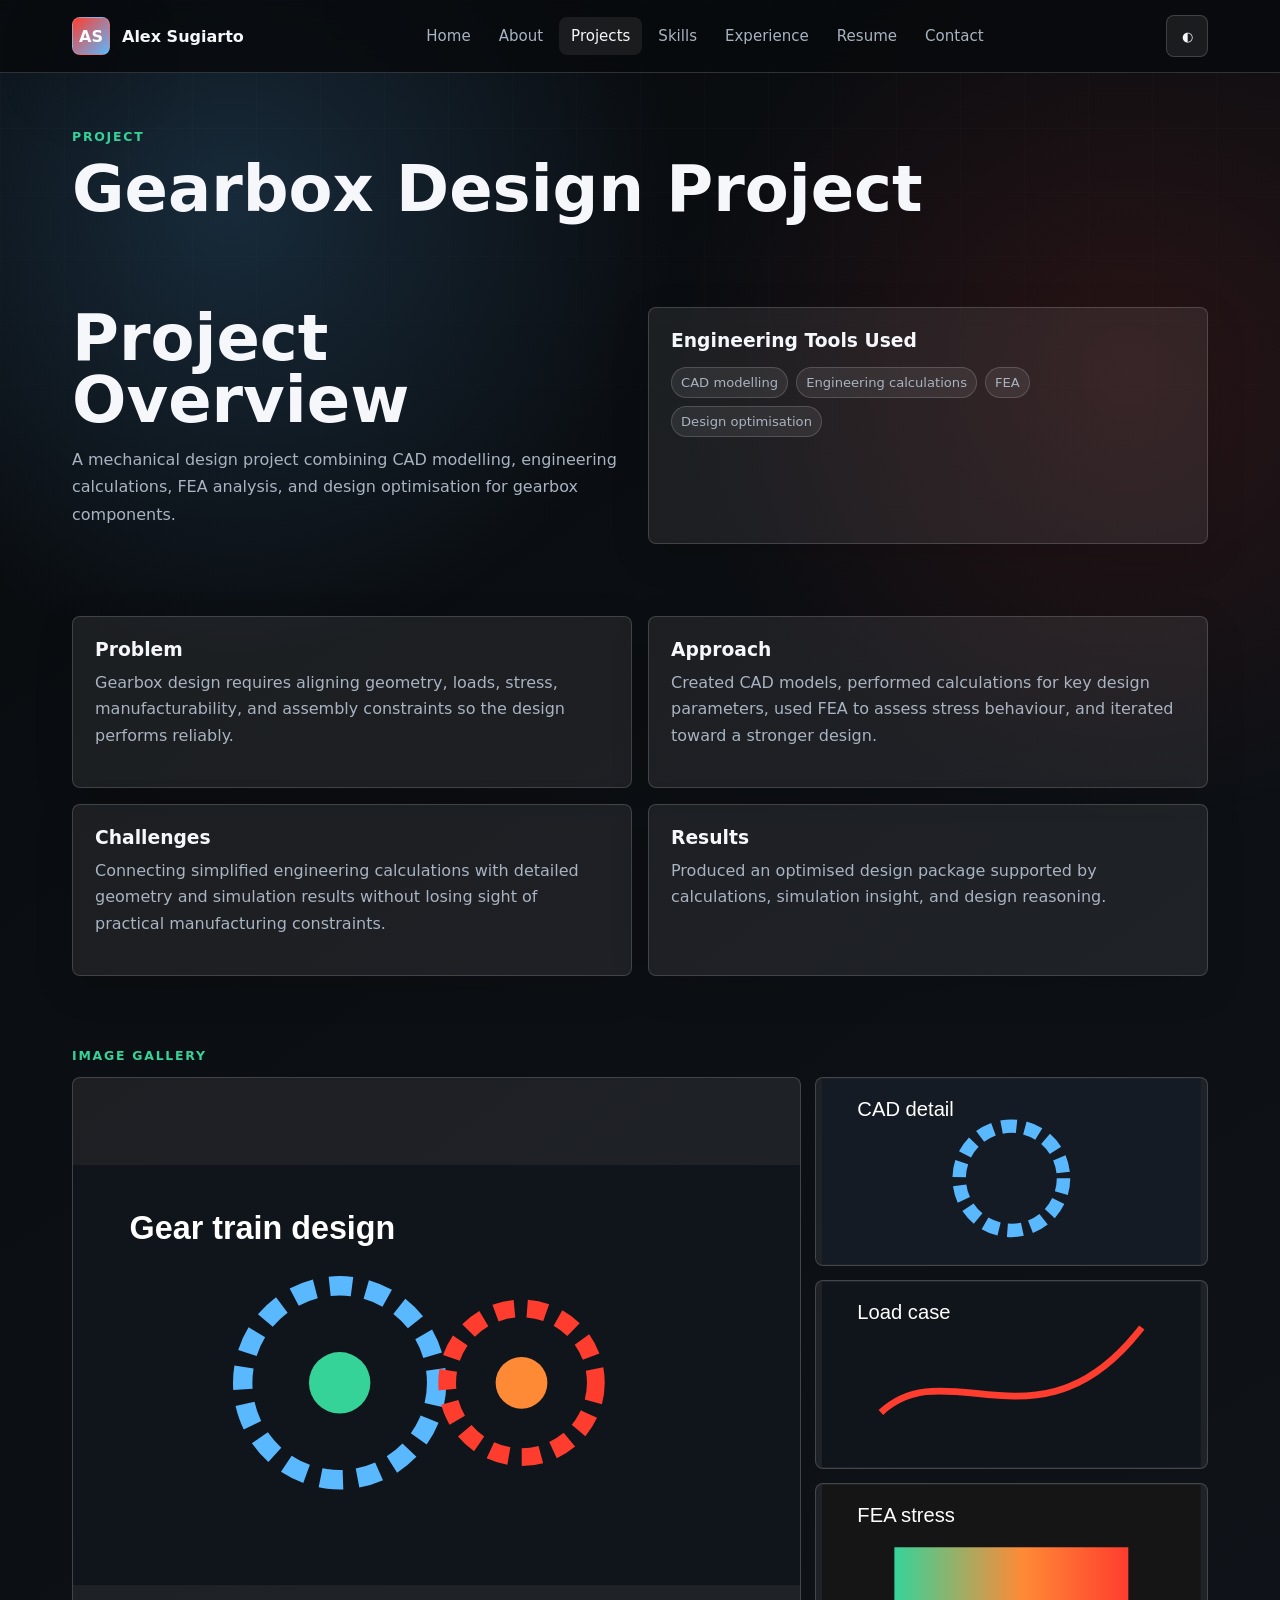
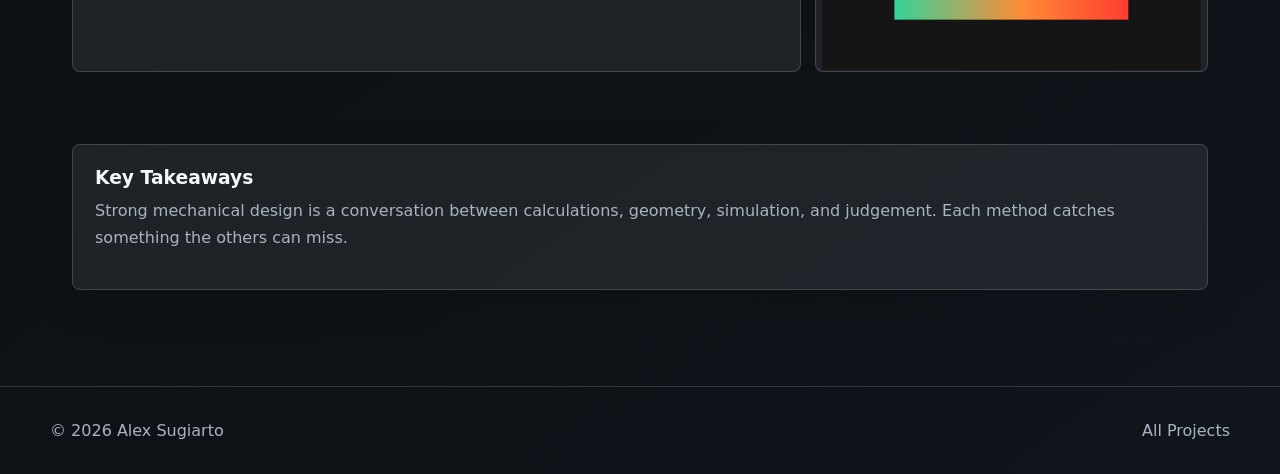
<file: projects/gearbox-design.html>
<!doctype html>
<html lang="en" data-theme="dark">
<head><meta charset="utf-8"><meta name="viewport" content="width=device-width, initial-scale=1"><title>Gearbox Design | Alex Sugiarto</title><link rel="stylesheet" href="../assets/styles.css"></head>
<body><header class="site-header"><nav class="nav"><a class="brand" href="../index.html"><span class="brand-mark">AS</span><span>Alex Sugiarto</span></a><div class="nav-links"><a href="../index.html">Home</a><a href="../about.html">About</a><a class="active" href="index.html">Projects</a><a href="../skills.html">Skills</a><a href="../experience.html">Experience</a><a href="../resume.html">Resume</a><a href="../contact.html">Contact</a></div><div class="nav-actions"><button class="icon-btn" data-theme-toggle aria-label="Toggle theme">◐</button><button class="menu-btn" data-menu-toggle aria-label="Open menu">☰</button></div></nav></header>
<main class="page"><p class="eyebrow reveal">Project</p><h1 class="page-title reveal">Gearbox Design Project</h1><section class="section grid two reveal"><div><h2>Project Overview</h2><p class="section-copy">A mechanical design project combining CAD modelling, engineering calculations, FEA analysis, and design optimisation for gearbox components.</p></div><div class="card"><h3>Engineering Tools Used</h3><div class="tag-list"><span class="tag">CAD modelling</span><span class="tag">Engineering calculations</span><span class="tag">FEA</span><span class="tag">Design optimisation</span></div></div></section><section class="section grid two reveal"><article class="card"><h3>Problem</h3><p>Gearbox design requires aligning geometry, loads, stress, manufacturability, and assembly constraints so the design performs reliably.</p></article><article class="card"><h3>Approach</h3><p>Created CAD models, performed calculations for key design parameters, used FEA to assess stress behaviour, and iterated toward a stronger design.</p></article><article class="card"><h3>Challenges</h3><p>Connecting simplified engineering calculations with detailed geometry and simulation results without losing sight of practical manufacturing constraints.</p></article><article class="card"><h3>Results</h3><p>Produced an optimised design package supported by calculations, simulation insight, and design reasoning.</p></article></section><section class="section reveal" data-gallery><p class="eyebrow">Image Gallery</p><div class="gallery"><div class="gallery-main" data-gallery-main><svg viewBox="0 0 900 520"><rect width="900" height="520" fill="#10151b"/><circle cx="330" cy="270" r="120" fill="none" stroke="#5ab8ff" stroke-width="24" stroke-dasharray="28 18"/><circle cx="555" cy="270" r="92" fill="none" stroke="#ff3d2e" stroke-width="22" stroke-dasharray="24 16"/><circle cx="330" cy="270" r="38" fill="#36d399"/><circle cx="555" cy="270" r="32" fill="#ff8a36"/><text x="70" y="92" fill="#fff" font-size="40" font-family="Arial" font-weight="700">Gear train design</text></svg></div><div class="gallery-stack"><button class="gallery-thumb" data-gallery-thumb><svg viewBox="0 0 450 220"><rect width="450" height="220" fill="#141b24"/><circle cx="225" cy="118" r="62" fill="none" stroke="#5ab8ff" stroke-width="16" stroke-dasharray="18 10"/><text x="42" y="44" fill="#fff" font-size="24" font-family="Arial">CAD detail</text></svg></button><button class="gallery-thumb" data-gallery-thumb><svg viewBox="0 0 450 220"><rect width="450" height="220" fill="#10151b"/><path d="M70 155 C150 80 260 210 380 54" fill="none" stroke="#ff3d2e" stroke-width="8"/><text x="42" y="44" fill="#fff" font-size="24" font-family="Arial">Load case</text></svg></button><button class="gallery-thumb" data-gallery-thumb><svg viewBox="0 0 450 220"><rect width="450" height="220" fill="#151515"/><rect x="86" y="74" width="278" height="86" fill="url(#g)"/><defs><linearGradient id="g"><stop stop-color="#36d399"/><stop offset=".55" stop-color="#ff8a36"/><stop offset="1" stop-color="#ff3d2e"/></linearGradient></defs><text x="42" y="44" fill="#fff" font-size="24" font-family="Arial">FEA stress</text></svg></button></div></div></section><section class="section reveal"><div class="card"><h3>Key Takeaways</h3><p>Strong mechanical design is a conversation between calculations, geometry, simulation, and judgement. Each method catches something the others can miss.</p></div></section></main><footer class="footer"><div class="footer-inner"><span>© 2026 Alex Sugiarto</span><span><a href="index.html">All Projects</a></span></div></footer><script src="../assets/main.js"></script></body></html>
</file>
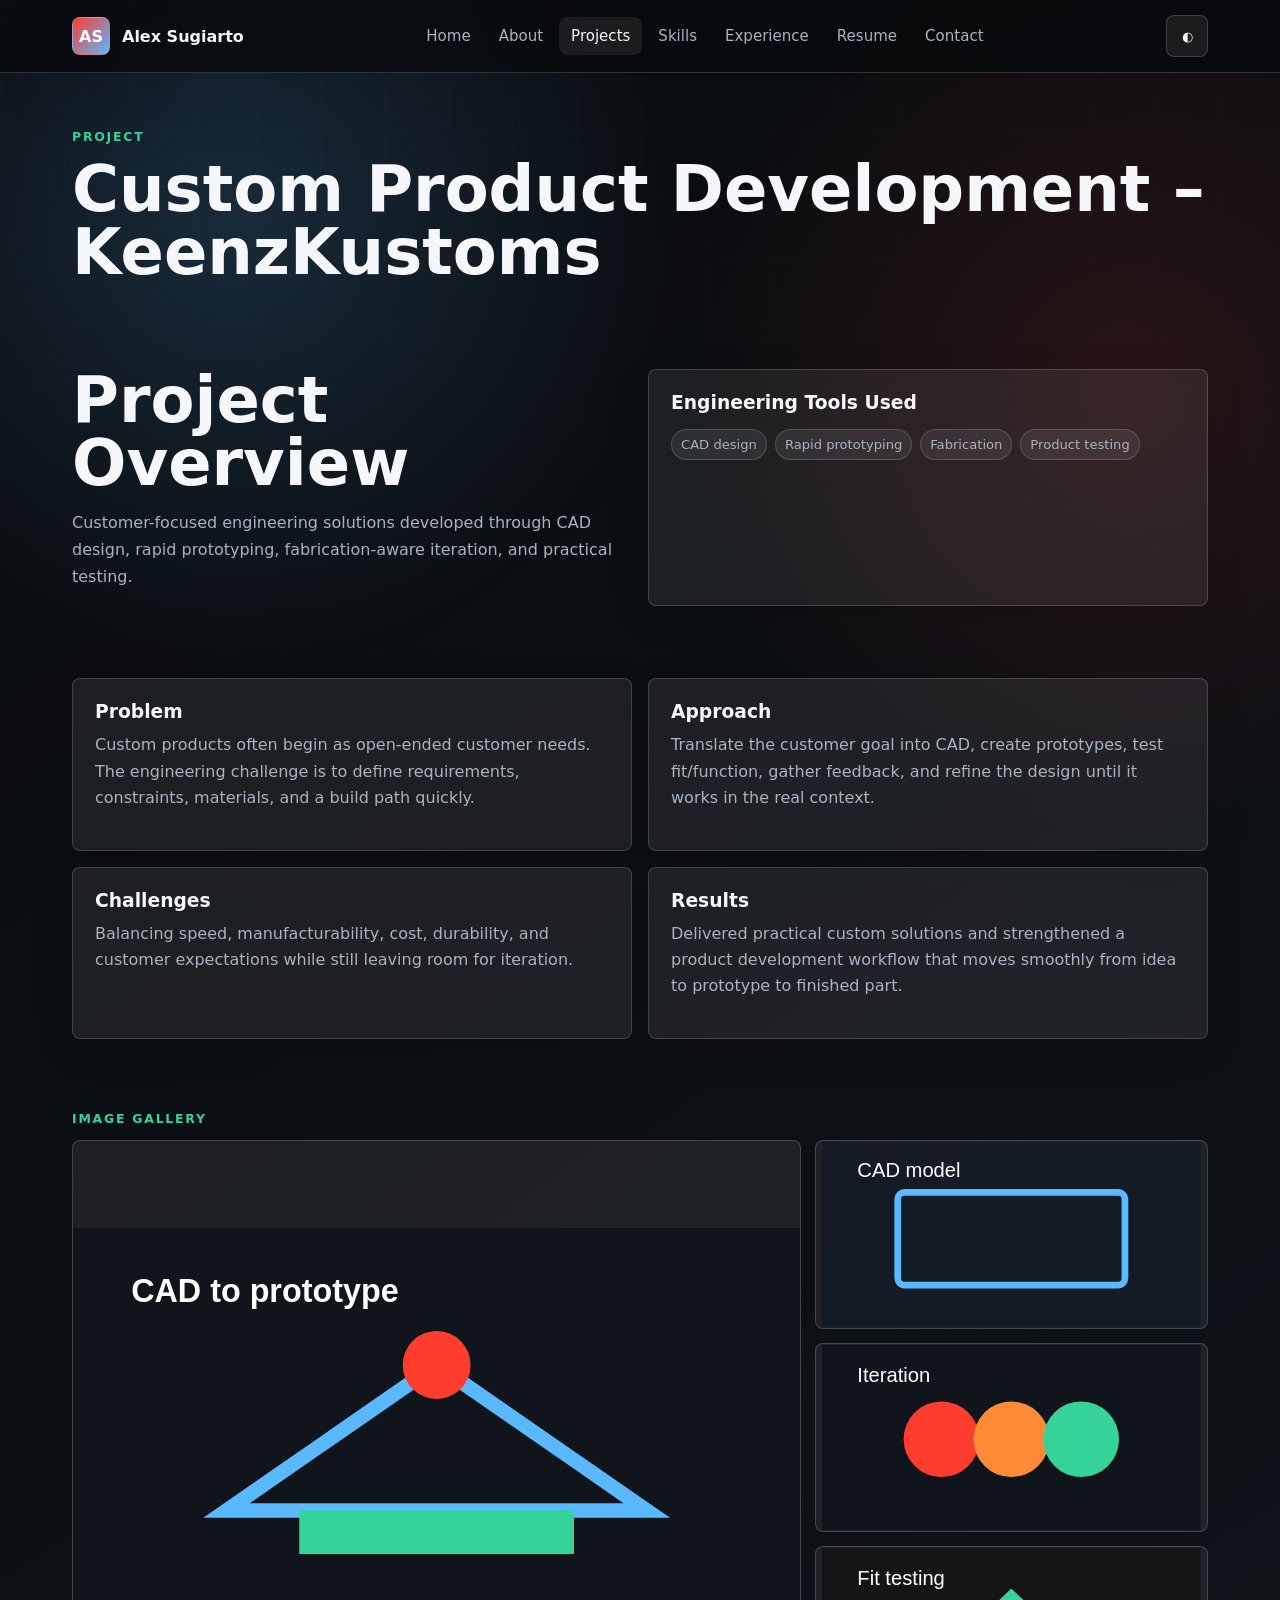
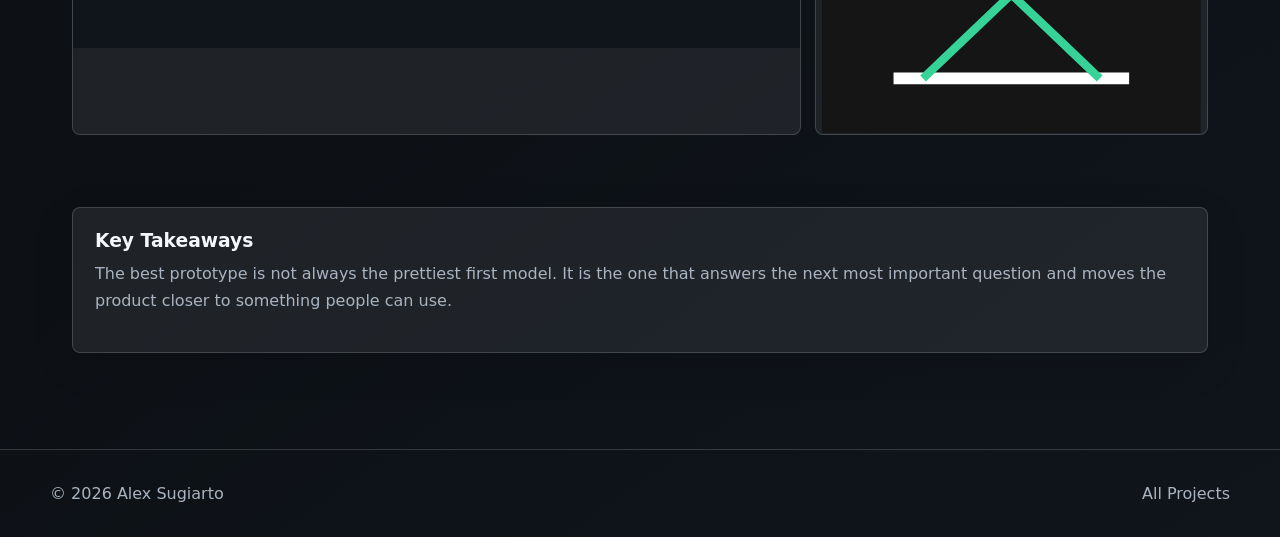
<file: projects/keenzkustoms.html>
<!doctype html>
<html lang="en" data-theme="dark">
<head><meta charset="utf-8"><meta name="viewport" content="width=device-width, initial-scale=1"><title>KeenzKustoms Product Development | Alex Sugiarto</title><link rel="stylesheet" href="../assets/styles.css"></head>
<body><header class="site-header"><nav class="nav"><a class="brand" href="../index.html"><span class="brand-mark">AS</span><span>Alex Sugiarto</span></a><div class="nav-links"><a href="../index.html">Home</a><a href="../about.html">About</a><a class="active" href="index.html">Projects</a><a href="../skills.html">Skills</a><a href="../experience.html">Experience</a><a href="../resume.html">Resume</a><a href="../contact.html">Contact</a></div><div class="nav-actions"><button class="icon-btn" data-theme-toggle aria-label="Toggle theme">◐</button><button class="menu-btn" data-menu-toggle aria-label="Open menu">☰</button></div></nav></header>
<main class="page"><p class="eyebrow reveal">Project</p><h1 class="page-title reveal">Custom Product Development – KeenzKustoms</h1><section class="section grid two reveal"><div><h2>Project Overview</h2><p class="section-copy">Customer-focused engineering solutions developed through CAD design, rapid prototyping, fabrication-aware iteration, and practical testing.</p></div><div class="card"><h3>Engineering Tools Used</h3><div class="tag-list"><span class="tag">CAD design</span><span class="tag">Rapid prototyping</span><span class="tag">Fabrication</span><span class="tag">Product testing</span></div></div></section><section class="section grid two reveal"><article class="card"><h3>Problem</h3><p>Custom products often begin as open-ended customer needs. The engineering challenge is to define requirements, constraints, materials, and a build path quickly.</p></article><article class="card"><h3>Approach</h3><p>Translate the customer goal into CAD, create prototypes, test fit/function, gather feedback, and refine the design until it works in the real context.</p></article><article class="card"><h3>Challenges</h3><p>Balancing speed, manufacturability, cost, durability, and customer expectations while still leaving room for iteration.</p></article><article class="card"><h3>Results</h3><p>Delivered practical custom solutions and strengthened a product development workflow that moves smoothly from idea to prototype to finished part.</p></article></section><section class="section reveal" data-gallery><p class="eyebrow">Image Gallery</p><div class="gallery"><div class="gallery-main" data-gallery-main><svg viewBox="0 0 900 520"><rect width="900" height="520" fill="#10151b"/><path d="M190 350 L450 170 L710 350 Z" fill="none" stroke="#5ab8ff" stroke-width="18"/><circle cx="450" cy="170" r="42" fill="#ff3d2e"/><rect x="280" y="350" width="340" height="54" fill="#36d399"/><text x="72" y="92" fill="#fff" font-size="40" font-family="Arial" font-weight="700">CAD to prototype</text></svg></div><div class="gallery-stack"><button class="gallery-thumb" data-gallery-thumb><svg viewBox="0 0 450 220"><rect width="450" height="220" fill="#141b24"/><rect x="90" y="60" width="270" height="110" rx="8" fill="none" stroke="#5ab8ff" stroke-width="8"/><text x="42" y="42" fill="#fff" font-size="24" font-family="Arial">CAD model</text></svg></button><button class="gallery-thumb" data-gallery-thumb><svg viewBox="0 0 450 220"><rect width="450" height="220" fill="#10151b"/><circle cx="142" cy="112" r="45" fill="#ff3d2e"/><circle cx="225" cy="112" r="45" fill="#ff8a36"/><circle cx="308" cy="112" r="45" fill="#36d399"/><text x="42" y="44" fill="#fff" font-size="24" font-family="Arial">Iteration</text></svg></button><button class="gallery-thumb" data-gallery-thumb><svg viewBox="0 0 450 220"><rect width="450" height="220" fill="#151515"/><path d="M85 155 H365" stroke="#fff" stroke-width="14"/><path d="M120 155 L225 55 L330 155" stroke="#36d399" stroke-width="10" fill="none"/><text x="42" y="44" fill="#fff" font-size="24" font-family="Arial">Fit testing</text></svg></button></div></div></section><section class="section reveal"><div class="card"><h3>Key Takeaways</h3><p>The best prototype is not always the prettiest first model. It is the one that answers the next most important question and moves the product closer to something people can use.</p></div></section></main><footer class="footer"><div class="footer-inner"><span>© 2026 Alex Sugiarto</span><span><a href="index.html">All Projects</a></span></div></footer><script src="../assets/main.js"></script></body></html>
</file>
<file: assets/styles.css>
:root {
  color-scheme: dark;
  --bg: #080a0d;
  --bg-2: #10151b;
  --surface: rgba(255, 255, 255, 0.075);
  --surface-strong: rgba(255, 255, 255, 0.12);
  --text: #f5f7fb;
  --muted: #a9b3c1;
  --line: rgba(255, 255, 255, 0.16);
  --accent: #ff3d2e;
  --accent-2: #36d399;
  --accent-3: #5ab8ff;
  --shadow: 0 24px 70px rgba(0, 0, 0, 0.34);
  --radius: 8px;
  --max: 1180px;
  --font: Inter, ui-sans-serif, system-ui, -apple-system, BlinkMacSystemFont, "Segoe UI", sans-serif;
}

:root[data-theme="light"] {
  color-scheme: light;
  --bg: #f6f7f9;
  --bg-2: #ffffff;
  --surface: rgba(9, 18, 29, 0.062);
  --surface-strong: rgba(9, 18, 29, 0.1);
  --text: #111722;
  --muted: #53606f;
  --line: rgba(11, 22, 34, 0.16);
  --shadow: 0 24px 70px rgba(28, 39, 55, 0.14);
}

* { box-sizing: border-box; }

html {
  scroll-behavior: smooth;
}

body {
  margin: 0;
  font-family: var(--font);
  background:
    radial-gradient(circle at 18% 10%, rgba(90, 184, 255, 0.18), transparent 28rem),
    radial-gradient(circle at 88% 18%, rgba(255, 61, 46, 0.12), transparent 28rem),
    linear-gradient(145deg, var(--bg), var(--bg-2));
  color: var(--text);
  min-height: 100vh;
  letter-spacing: 0;
}

body::before {
  content: "";
  position: fixed;
  inset: 0;
  pointer-events: none;
  background-image:
    linear-gradient(rgba(255,255,255,0.035) 1px, transparent 1px),
    linear-gradient(90deg, rgba(255,255,255,0.035) 1px, transparent 1px);
  background-size: 64px 64px;
  mask-image: linear-gradient(to bottom, rgba(0,0,0,0.55), transparent 70%);
}

a { color: inherit; text-decoration: none; }

img, svg { max-width: 100%; display: block; }

.site-header {
  position: sticky;
  top: 0;
  z-index: 20;
  backdrop-filter: blur(18px);
  background: color-mix(in srgb, var(--bg) 82%, transparent);
  border-bottom: 1px solid var(--line);
}

.nav {
  max-width: var(--max);
  margin: 0 auto;
  min-height: 72px;
  padding: 0 22px;
  display: flex;
  align-items: center;
  justify-content: space-between;
  gap: 18px;
}

.brand {
  display: inline-flex;
  align-items: center;
  gap: 12px;
  font-weight: 800;
  white-space: nowrap;
}

.brand-mark {
  width: 38px;
  height: 38px;
  display: grid;
  place-items: center;
  border: 1px solid var(--line);
  background: linear-gradient(135deg, var(--accent), var(--accent-3));
  color: #fff;
  border-radius: 8px;
  box-shadow: var(--shadow);
}

.nav-links {
  display: flex;
  align-items: center;
  gap: 4px;
}

.nav-links a {
  padding: 10px 12px;
  border-radius: 8px;
  color: var(--muted);
  font-size: 0.94rem;
}

.nav-links a:hover,
.nav-links a.active {
  color: var(--text);
  background: var(--surface);
}

.nav-actions {
  display: flex;
  gap: 8px;
  align-items: center;
}

.icon-btn,
.menu-btn {
  width: 42px;
  height: 42px;
  border: 1px solid var(--line);
  background: var(--surface);
  color: var(--text);
  border-radius: 8px;
  display: grid;
  place-items: center;
  cursor: pointer;
}

.menu-btn { display: none; }

.page {
  max-width: var(--max);
  margin: 0 auto;
  padding: 56px 22px 96px;
}

.hero {
  display: grid;
  grid-template-columns: minmax(0, 1.04fr) minmax(320px, 0.96fr);
  gap: clamp(28px, 5vw, 72px);
  align-items: center;
  min-height: calc(100vh - 90px);
  padding-top: 16px;
}

.eyebrow {
  color: var(--accent-2);
  text-transform: uppercase;
  font-size: 0.78rem;
  font-weight: 800;
  letter-spacing: 0.14em;
  margin: 0 0 14px;
}

h1, h2, h3, p { margin-top: 0; }

h1 {
  font-size: clamp(3rem, 9vw, 7.4rem);
  line-height: 0.92;
  margin-bottom: 20px;
}

.title-line {
  color: var(--muted);
  font-size: clamp(1.15rem, 2.2vw, 1.55rem);
  margin-bottom: 24px;
}

.lead {
  color: var(--muted);
  font-size: 1.08rem;
  line-height: 1.72;
  max-width: 70ch;
}

.hero-actions,
.button-row {
  display: flex;
  flex-wrap: wrap;
  gap: 12px;
  margin-top: 28px;
}

.btn {
  display: inline-flex;
  align-items: center;
  justify-content: center;
  gap: 10px;
  min-height: 46px;
  padding: 0 18px;
  border-radius: 8px;
  border: 1px solid var(--line);
  color: var(--text);
  background: var(--surface);
  font-weight: 800;
  cursor: pointer;
  transition: transform 180ms ease, background 180ms ease, border-color 180ms ease;
}

.btn:hover {
  transform: translateY(-2px);
  background: var(--surface-strong);
}

.btn.primary {
  border-color: transparent;
  background: linear-gradient(135deg, var(--accent), #ff8a36);
  color: #fff;
}

.visual-stage {
  position: relative;
  min-height: 520px;
  display: grid;
  align-items: end;
}

.portrait-card {
  border: 1px solid var(--line);
  border-radius: var(--radius);
  overflow: hidden;
  background: linear-gradient(160deg, rgba(255,255,255,0.12), rgba(255,255,255,0.035));
  box-shadow: var(--shadow);
}

.portrait-card img,
.portrait-card svg {
  width: 100%;
  aspect-ratio: 4 / 5;
  object-fit: cover;
}

.telemetry {
  position: absolute;
  left: -18px;
  bottom: 34px;
  width: min(310px, 72%);
  border: 1px solid var(--line);
  border-radius: var(--radius);
  padding: 16px;
  background: color-mix(in srgb, var(--bg-2) 78%, transparent);
  backdrop-filter: blur(18px);
  box-shadow: var(--shadow);
}

.telemetry strong { display: block; margin-bottom: 8px; }

.meter {
  height: 7px;
  border-radius: 999px;
  background: var(--surface);
  overflow: hidden;
  margin: 10px 0;
}

.meter span {
  display: block;
  height: 100%;
  width: var(--value);
  background: linear-gradient(90deg, var(--accent), var(--accent-2), var(--accent-3));
}

.section {
  padding: 72px 0 0;
}

.section-head {
  display: flex;
  align-items: end;
  justify-content: space-between;
  gap: 24px;
  margin-bottom: 26px;
}

.section h2,
.page-title {
  font-size: clamp(2.05rem, 5vw, 4.4rem);
  line-height: 0.98;
  margin-bottom: 14px;
}

.section-copy {
  color: var(--muted);
  line-height: 1.7;
  max-width: 760px;
}

.grid {
  display: grid;
  gap: 16px;
}

.grid.two { grid-template-columns: repeat(2, minmax(0, 1fr)); }
.grid.three { grid-template-columns: repeat(3, minmax(0, 1fr)); }
.grid.four { grid-template-columns: repeat(4, minmax(0, 1fr)); }

.card {
  border: 1px solid var(--line);
  border-radius: var(--radius);
  background: var(--surface);
  padding: 22px;
  box-shadow: 0 12px 40px rgba(0,0,0,0.12);
}

.card h3 { margin-bottom: 10px; }

.card p,
.card li {
  color: var(--muted);
  line-height: 1.65;
}

.snapshot {
  display: grid;
  grid-template-columns: repeat(3, minmax(0, 1fr));
  gap: 12px;
}

.snapshot span {
  min-height: 74px;
  border: 1px solid var(--line);
  border-radius: 8px;
  background: var(--surface);
  padding: 14px;
  display: flex;
  align-items: end;
  font-weight: 800;
}

.project-card {
  display: grid;
  min-height: 300px;
  overflow: hidden;
  padding: 0;
}

.project-card .project-art {
  min-height: 155px;
  background: linear-gradient(135deg, rgba(255,61,46,0.24), rgba(90,184,255,0.2));
  border-bottom: 1px solid var(--line);
  display: grid;
  place-items: center;
}

.project-card .project-body {
  padding: 20px;
}

.mini-art {
  width: 100%;
  aspect-ratio: 16 / 9;
  border: 1px solid var(--line);
  border-radius: 8px;
  overflow: hidden;
  margin-bottom: 16px;
  background: var(--surface);
}

.mini-art svg {
  width: 100%;
  height: 100%;
}

.tag-list {
  display: flex;
  flex-wrap: wrap;
  gap: 8px;
  margin-top: 16px;
}

.tag {
  border: 1px solid var(--line);
  background: var(--surface);
  padding: 7px 9px;
  border-radius: 999px;
  color: var(--muted);
  font-size: 0.82rem;
}

.timeline {
  position: relative;
  display: grid;
  gap: 16px;
}

.timeline::before {
  content: "";
  position: absolute;
  left: 14px;
  top: 10px;
  bottom: 10px;
  width: 2px;
  background: var(--line);
}

.timeline-item {
  position: relative;
  padding-left: 46px;
}

.timeline-item::before {
  content: "";
  position: absolute;
  left: 6px;
  top: 22px;
  width: 18px;
  height: 18px;
  border-radius: 999px;
  background: var(--accent);
  box-shadow: 0 0 0 8px color-mix(in srgb, var(--accent) 22%, transparent);
}

.gallery {
  display: grid;
  grid-template-columns: 1.3fr 0.7fr;
  gap: 14px;
}

.gallery-main,
.gallery-thumb {
  border: 1px solid var(--line);
  border-radius: var(--radius);
  background: var(--surface);
  overflow: hidden;
}

.gallery-main svg,
.gallery-thumb svg {
  width: 100%;
  height: 100%;
}

.gallery-main {
  min-height: 420px;
}

.gallery-stack {
  display: grid;
  gap: 14px;
}

.gallery-thumb {
  min-height: 132px;
  cursor: pointer;
}

.skill-card {
  position: relative;
  overflow: hidden;
}

.skill-card::after {
  content: "";
  position: absolute;
  inset: auto 0 0 0;
  height: 4px;
  background: linear-gradient(90deg, var(--accent), var(--accent-2), var(--accent-3));
  transform: scaleX(var(--level, 0.8));
  transform-origin: left;
}

.resume-frame {
  width: 100%;
  min-height: 720px;
  border: 1px solid var(--line);
  border-radius: var(--radius);
  background: var(--surface);
}

.contact-form {
  display: grid;
  gap: 12px;
}

.field {
  display: grid;
  gap: 7px;
  color: var(--muted);
  font-weight: 700;
}

input, textarea {
  width: 100%;
  border: 1px solid var(--line);
  border-radius: 8px;
  background: color-mix(in srgb, var(--bg-2) 72%, transparent);
  color: var(--text);
  min-height: 46px;
  padding: 12px 13px;
  font: inherit;
}

textarea {
  min-height: 150px;
  resize: vertical;
}

.footer {
  border-top: 1px solid var(--line);
  padding: 34px 22px;
  color: var(--muted);
}

.footer-inner {
  max-width: var(--max);
  margin: 0 auto;
  display: flex;
  justify-content: space-between;
  gap: 18px;
  flex-wrap: wrap;
}

.reveal {
  opacity: 0;
  transform: translateY(22px);
  transition: opacity 650ms ease, transform 650ms ease;
}

.reveal.in-view {
  opacity: 1;
  transform: translateY(0);
}

@media (max-width: 980px) {
  .hero,
  .grid.two,
  .grid.three,
  .grid.four,
  .gallery {
    grid-template-columns: 1fr;
  }

  .visual-stage {
    min-height: auto;
  }

  .snapshot {
    grid-template-columns: repeat(2, minmax(0, 1fr));
  }

  .nav-links {
    position: fixed;
    inset: 72px 12px auto;
    display: none;
    flex-direction: column;
    align-items: stretch;
    padding: 10px;
    border: 1px solid var(--line);
    border-radius: 8px;
    background: var(--bg-2);
    box-shadow: var(--shadow);
  }

  .nav-links.open {
    display: flex;
  }

  .menu-btn { display: grid; }
}

@media (max-width: 620px) {
  .page { padding-top: 34px; }
  .snapshot { grid-template-columns: 1fr; }
  .section-head { display: block; }
  .hero-actions .btn,
  .button-row .btn { width: 100%; }
  .gallery-main { min-height: 300px; }
}

@media (prefers-reduced-motion: reduce) {
  *, *::before, *::after {
    animation-duration: 0.01ms !important;
    transition-duration: 0.01ms !important;
    scroll-behavior: auto !important;
  }
}
</file>
